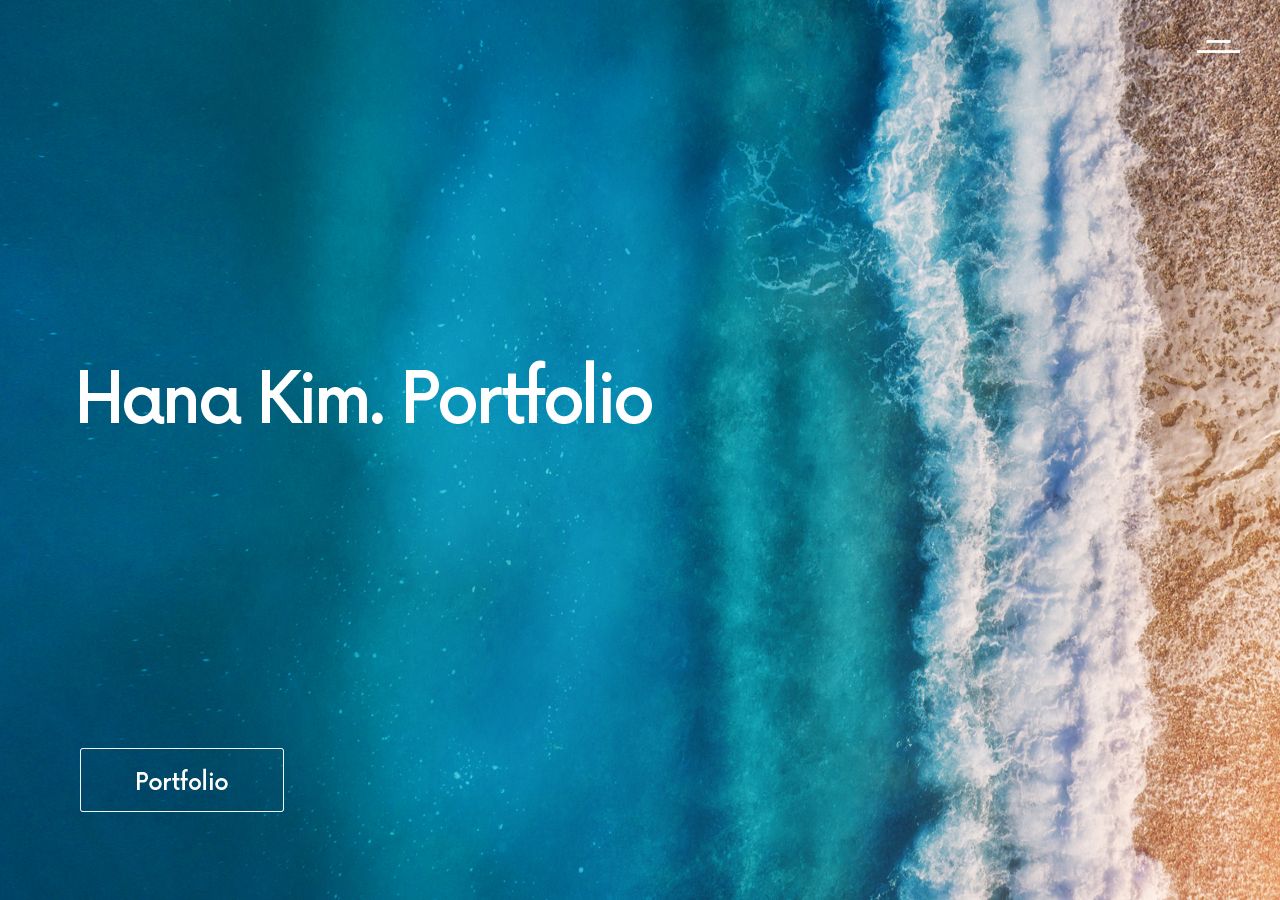
<file: index.html>
<!DOCTYPE html>
<html lang="en">
<head>
    <meta charset="UTF-8">
    <meta http-equiv="X-UA-Compatible" content="IE=edge">
    <meta name="viewport" content="width=device-width, initial-scale=1.0">
    <title>Document</title>
    <link href="css/index.css" rel="stylesheet">
    <script src="https://ajax.googleapis.com/ajax/libs/jquery/3.5.1/jquery.min.js"></script>
    <script src="js/common.js"></script>
</head>
<body>
    
    <div class="background">
        <img src="img/ocean">
        <!-- <video src="img/Ocean - 40782.mp4" autoplay loop muted> -->

        <!-- <video src="img/Sea - 53155.mp4" autoplay loop muted> -->
    </div>
    <div class="text">
        
        <img src="img/Hana Kim. Portfolio.png">
           
        <span>모두에게 다가갈 수 있는 디자이너 김하나입니다.</span>
       
    </div>

    <div class="portfoliobutton">
        <a href="portfolio.html"><img src="img/Portfolio_.png"></a>
    </div>
    

    <div class=menu>
        <a href="#"><img src="img/Layer 14.png"></a>
    </div>
    
    <div class="menu2">
        <a href="index.html">HOME</a>
        <a href="about.html">ABOUT</a>
        <a href="portfolio.html">PORTFOLIO</a>
    </div>



</body>
</html>
</file>
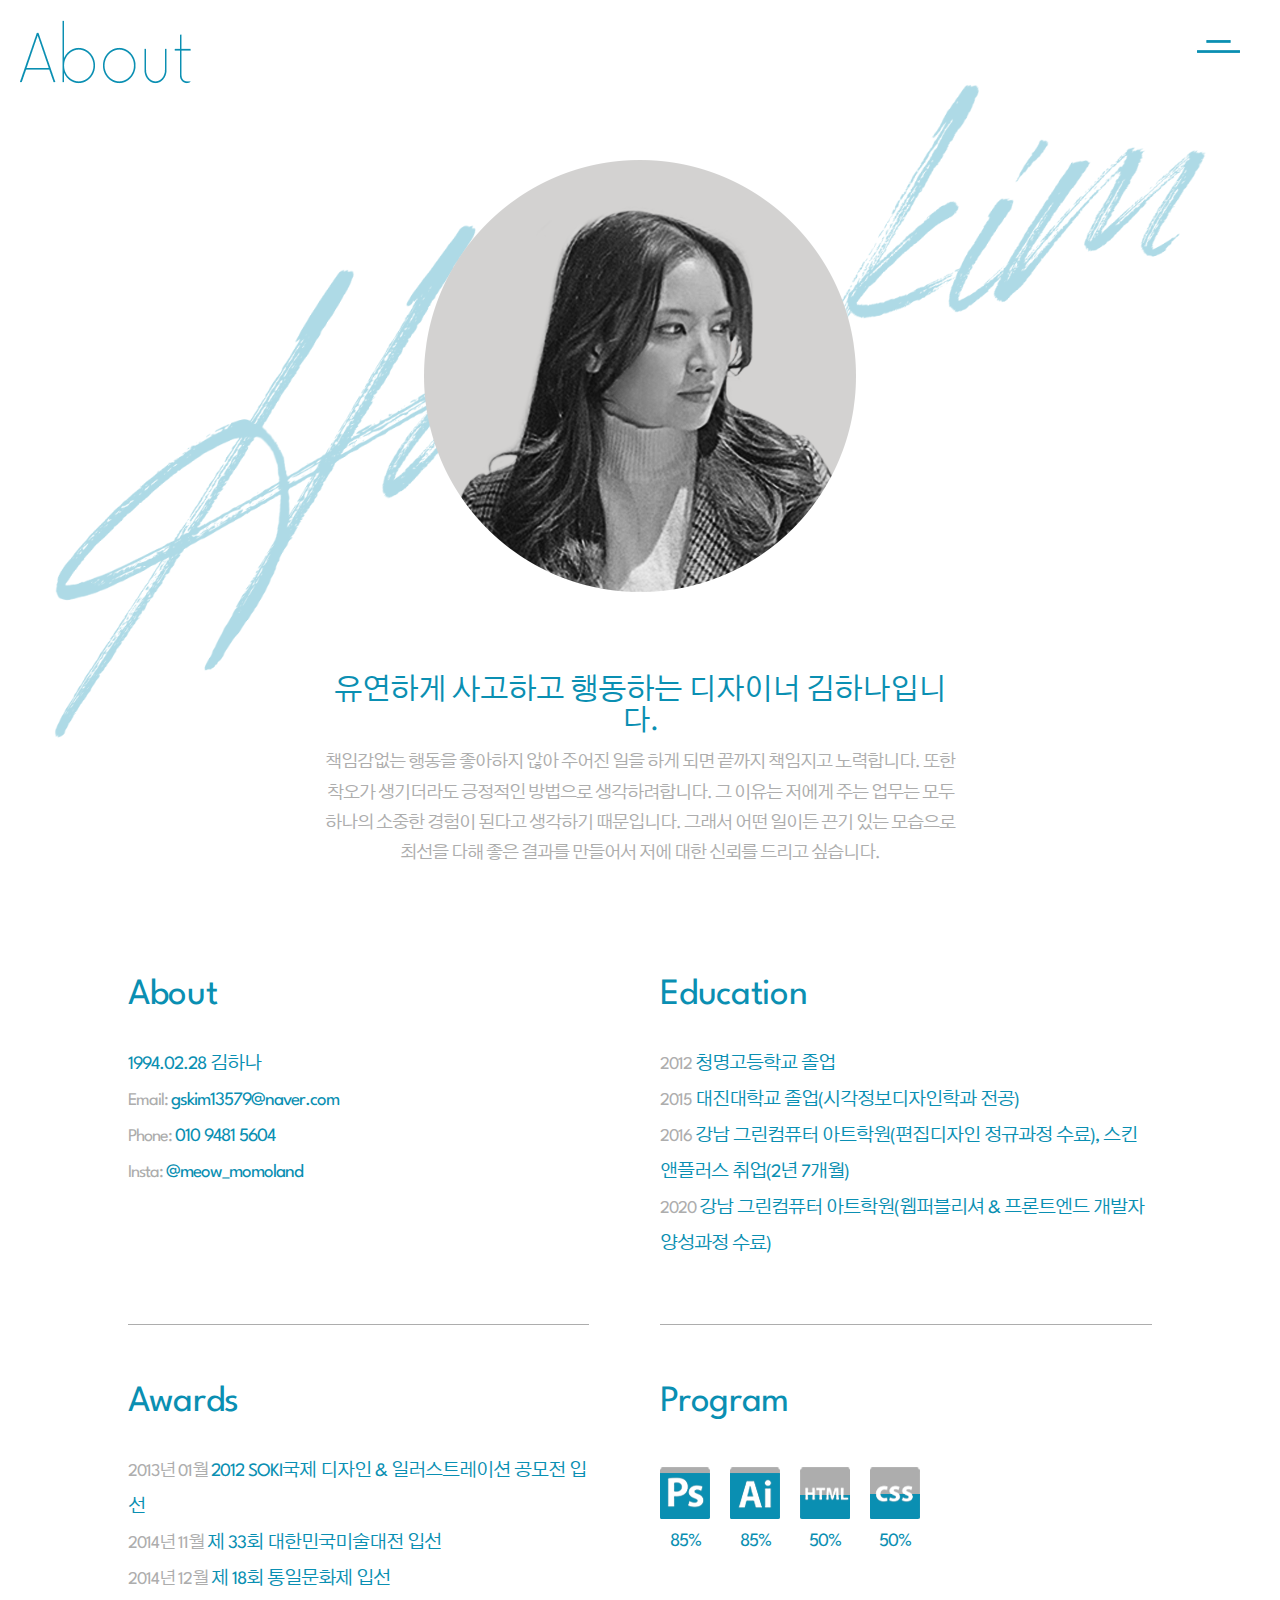
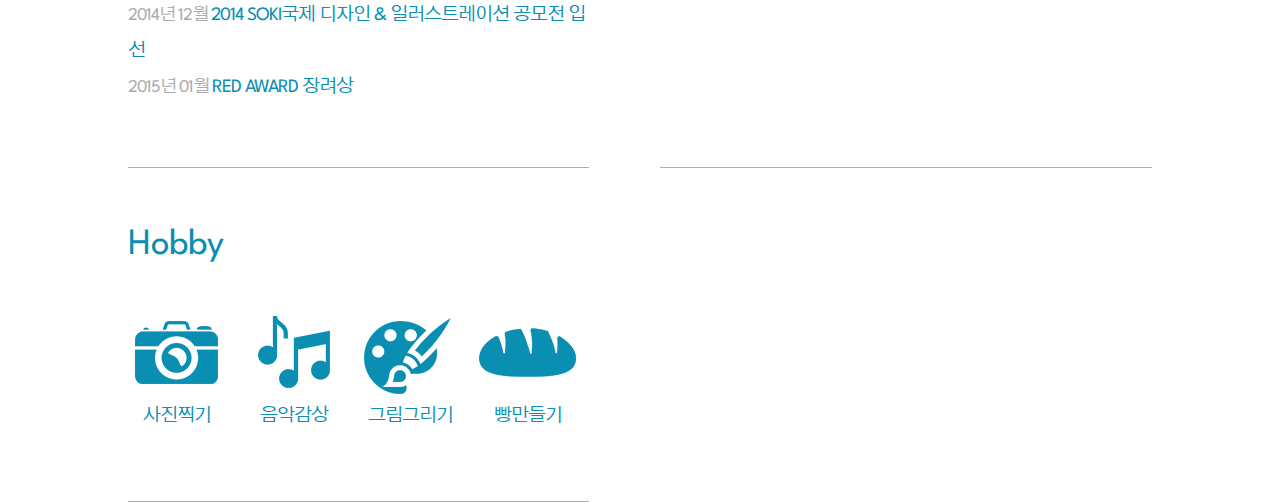
<file: about.html>
<!DOCTYPE html>
<html lang="en">
<head>
    <meta charset="UTF-8">
    <meta http-equiv="X-UA-Compatible" content="IE=edge">
    <meta name="viewport" content="width=device-width, initial-scale=1.0">
    <title>Document</title>
    <link href="css/about.css" rel="stylesheet">
    <link href="css/common.css" rel="stylesheet">
    <script src="https://ajax.googleapis.com/ajax/libs/jquery/3.5.1/jquery.min.js"></script>
    <script src="js/menu.js"></script>
</head>
<body>

    <div class=menu>
        <a href="#"><img src="img/Layer 10.png"></a>
    </div>
    
    <div class="menu2">
        <a href="index.html">HOME</a>
        <a href="about.html">ABOUT</a>
        <a href="portfolio.html">PORTFOLIO</a>
    </div>



    <div class="about">
        <img src="img/About  copy.png">
    </div>

    <div class="sign">
        <img src="img/Hana kim  copy.png">
    </div>

    <div class="aspiration">
         <img src="img/Layer 8.png">
         <span>유연하게 사고하고 행동하는 디자이너 김하나입니다.</span>
         <p>책임감없는 행동을 좋아하지 않아 주어진 일을 하게 되면 끝까지 책임지고 노력합니다. 또한 착오가 생기더라도
            긍정적인 방법으로 생각하려합니다. 그 이유는 저에게 주는 업무는 모두 하나의 소중한 경험이 된다고 생각하기 때문입니다.
            그래서 어떤 일이든 끈기 있는 모습으로 최선을 다해 좋은 결과를 만들어서 저에 대한 신뢰를 드리고 싶습니다.
    </div>
    <div class="content">
        <div class="aboutme">
            <h8>About</h8>
            <p>
            <span>1994.02.28 김하나<br></span>
            Email: <span>gskim13579@naver.com</span><br>
            Phone: <span>010 9481 5604</span><br>
            Insta: <span>@meow_momoland</span>
            </p>
        </div>
        <div class="aboutme">
            <h8>Education</h8>
            <p>2012 <span>청명고등학교 졸업</span><br>
               2015 <span>대진대학교 졸업(시각정보디자인학과 전공)</span><br>
               2016 <span>강남 그린컴퓨터 아트학원(편집디자인 정규과정 수료), 스킨앤플러스 취업(2년 7개월)</span><br>
               2020 <span>강남 그린컴퓨터 아트학원(웹퍼블리셔 & 프론트엔드 개발자 양성과정 수료)</span><br>
            </p>
        </div>
        <div class="aboutme">
            <h8>Awards</h8>
            <p>2013년 01월 <span>2012 SOKI국제 디자인 & 일러스트레이션 공모전 입선</span><br>
               2014년 11월 <span>제 33회 대한민국미술대전 입선</span><br>
               2014년 12월 <span>제 18회 통일문화제 입선</span><br>
               2014년 12월 <span>2014 SOKI국제 디자인 & 일러스트레이션 공모전 입선</span><br>
               2015년 01월 <span>RED AWARD 장려상</span><br>
            </p>           
        </div>
        <div class="aboutme">
            <h8>Program</h8>
            <figure>
                <p>
                    <img src="img/free-icon-adobe-photoshop-logo-1781 copy 2.png"><br>
                    <span>85%</span>
                </p>  
                <p>  
                    <img src="img/free-icon-adobe-illustrator-1759 copy 2.png"><br>
                    <span>85%</span>
                </p>    
                <p>
                    <img src="img/free-icon-html-1840 copy 2.png"><br>
                    <span>50%</span>
                </p> 
                <p>   
                    <img src="img/free-icon-cascading-style-sheets-2148 copy 2.png"><br>
                    <span>50%</span>
                </p>    
            </figure>    
        </div>  
        <div class="aboutme">
            <h8>Hobby</h8>
            <figure>
                <p>
                    <img src="img/camera.png"><br>
                    <span>사진찍기</span>
                </p>
                <p>    
                    <img src="img/music.png"><br>
                    <span>음악감상</span>
                </p>
                <p>    
                    <img src="img/draw.png"><br>
                    <span>그림그리기</span>
                </p>
                <p>    
                    <img src="img/bread.png"><br>
                    <span>빵만들기</span>
                </p>    
            </figure> 
               
        </div>    

    </div>

   
     
            
    
</body>
</html>
</file>
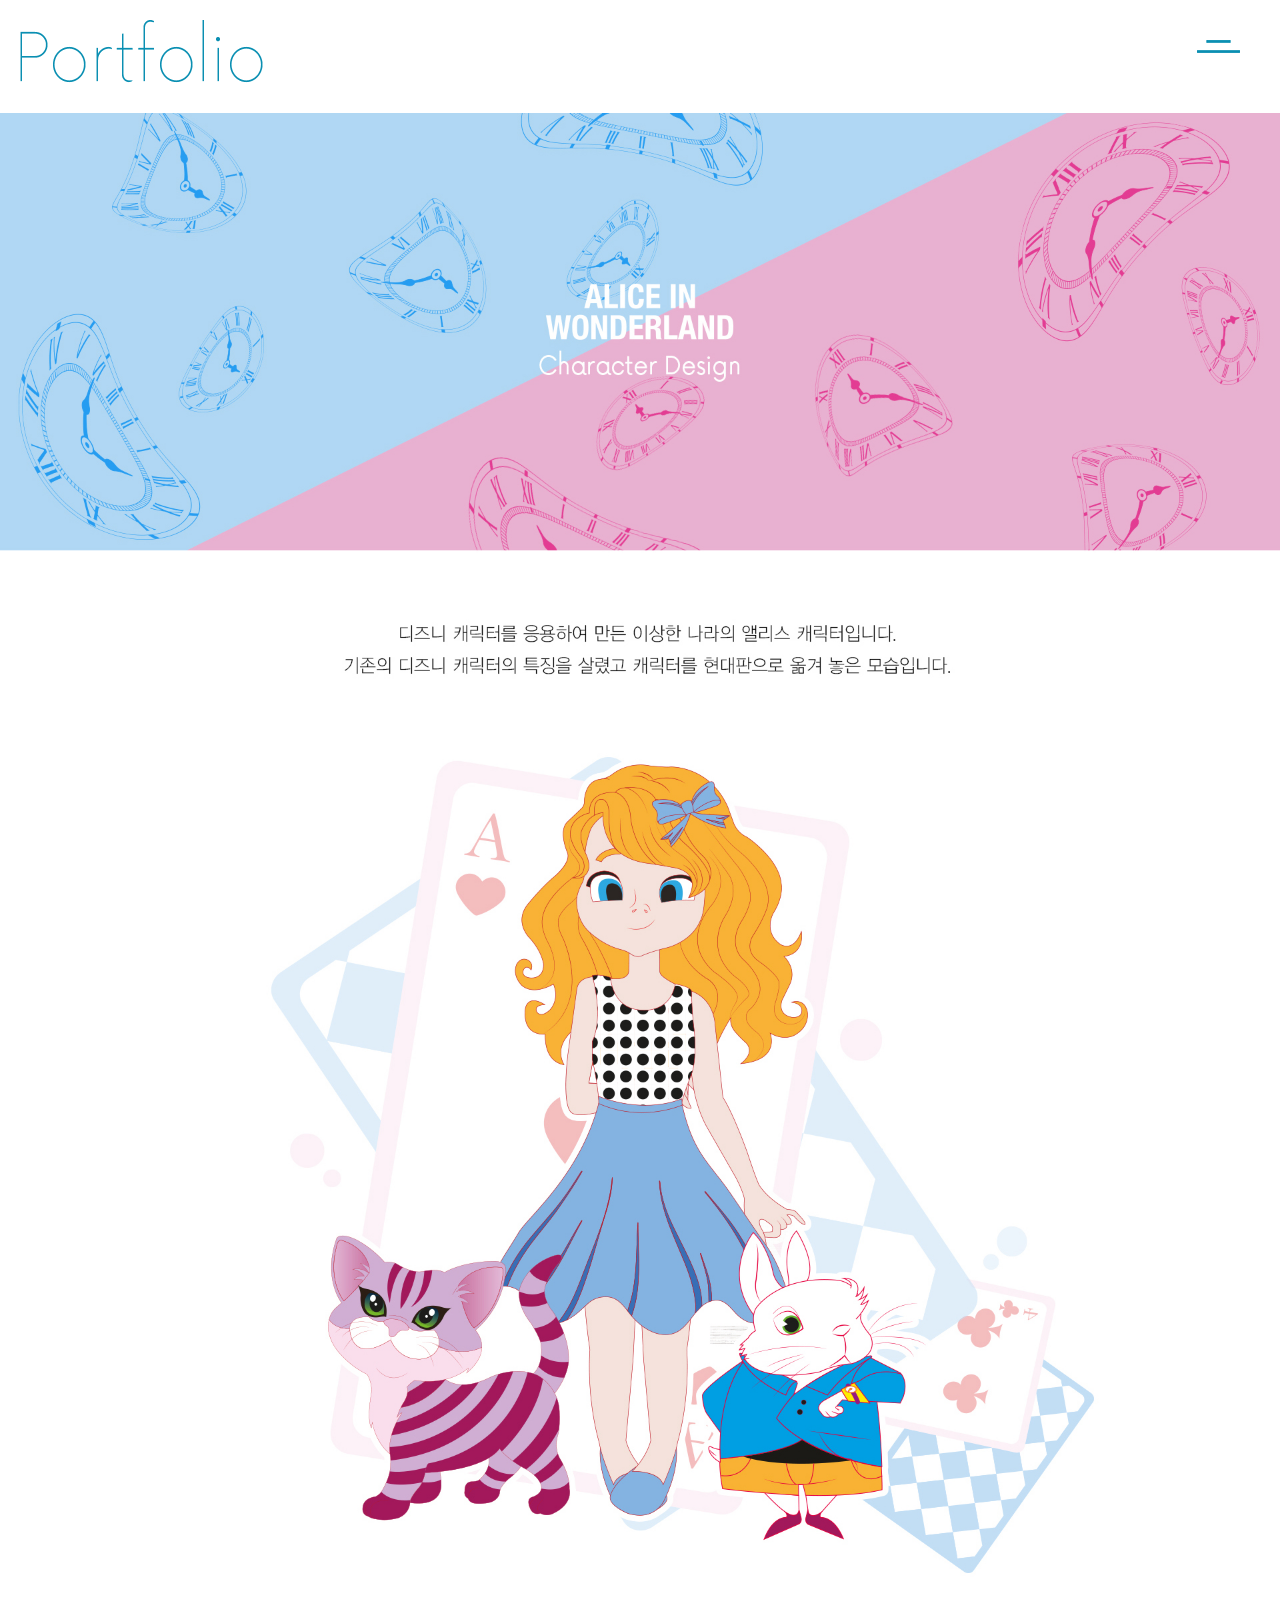
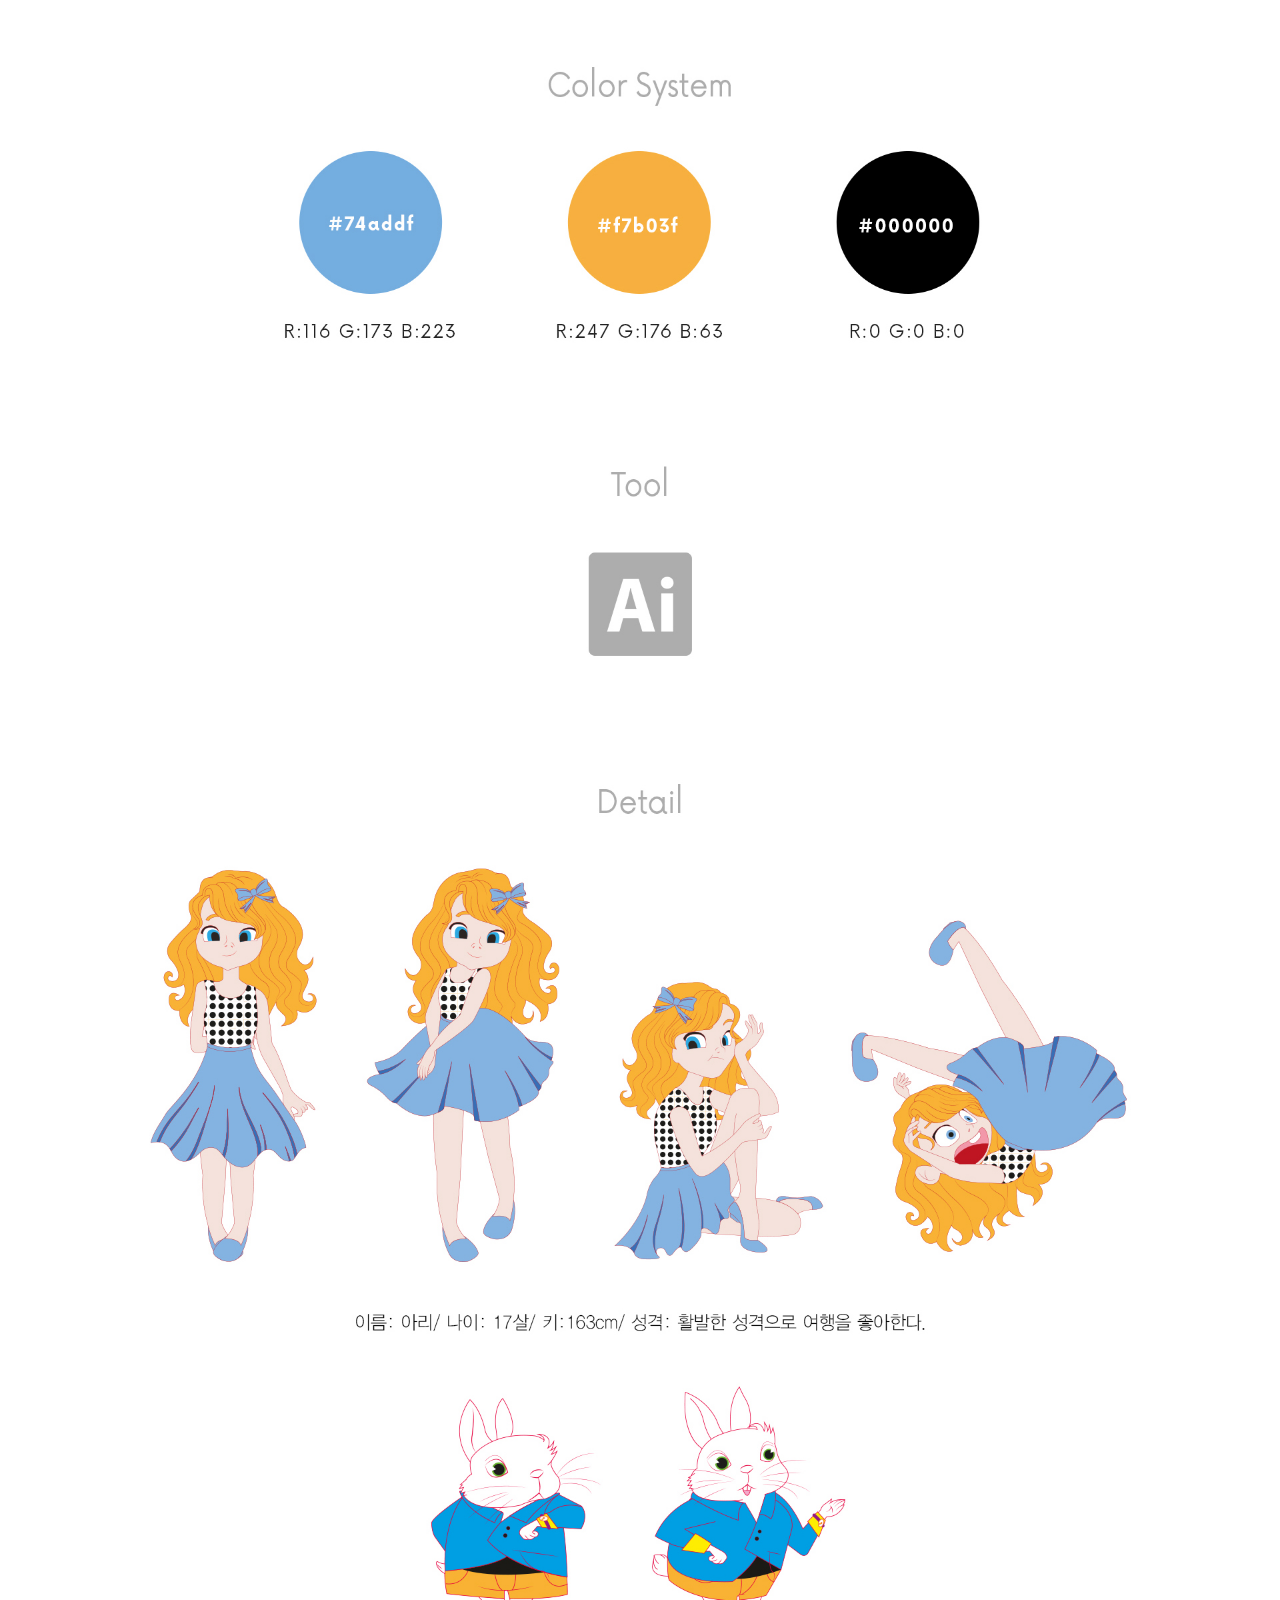
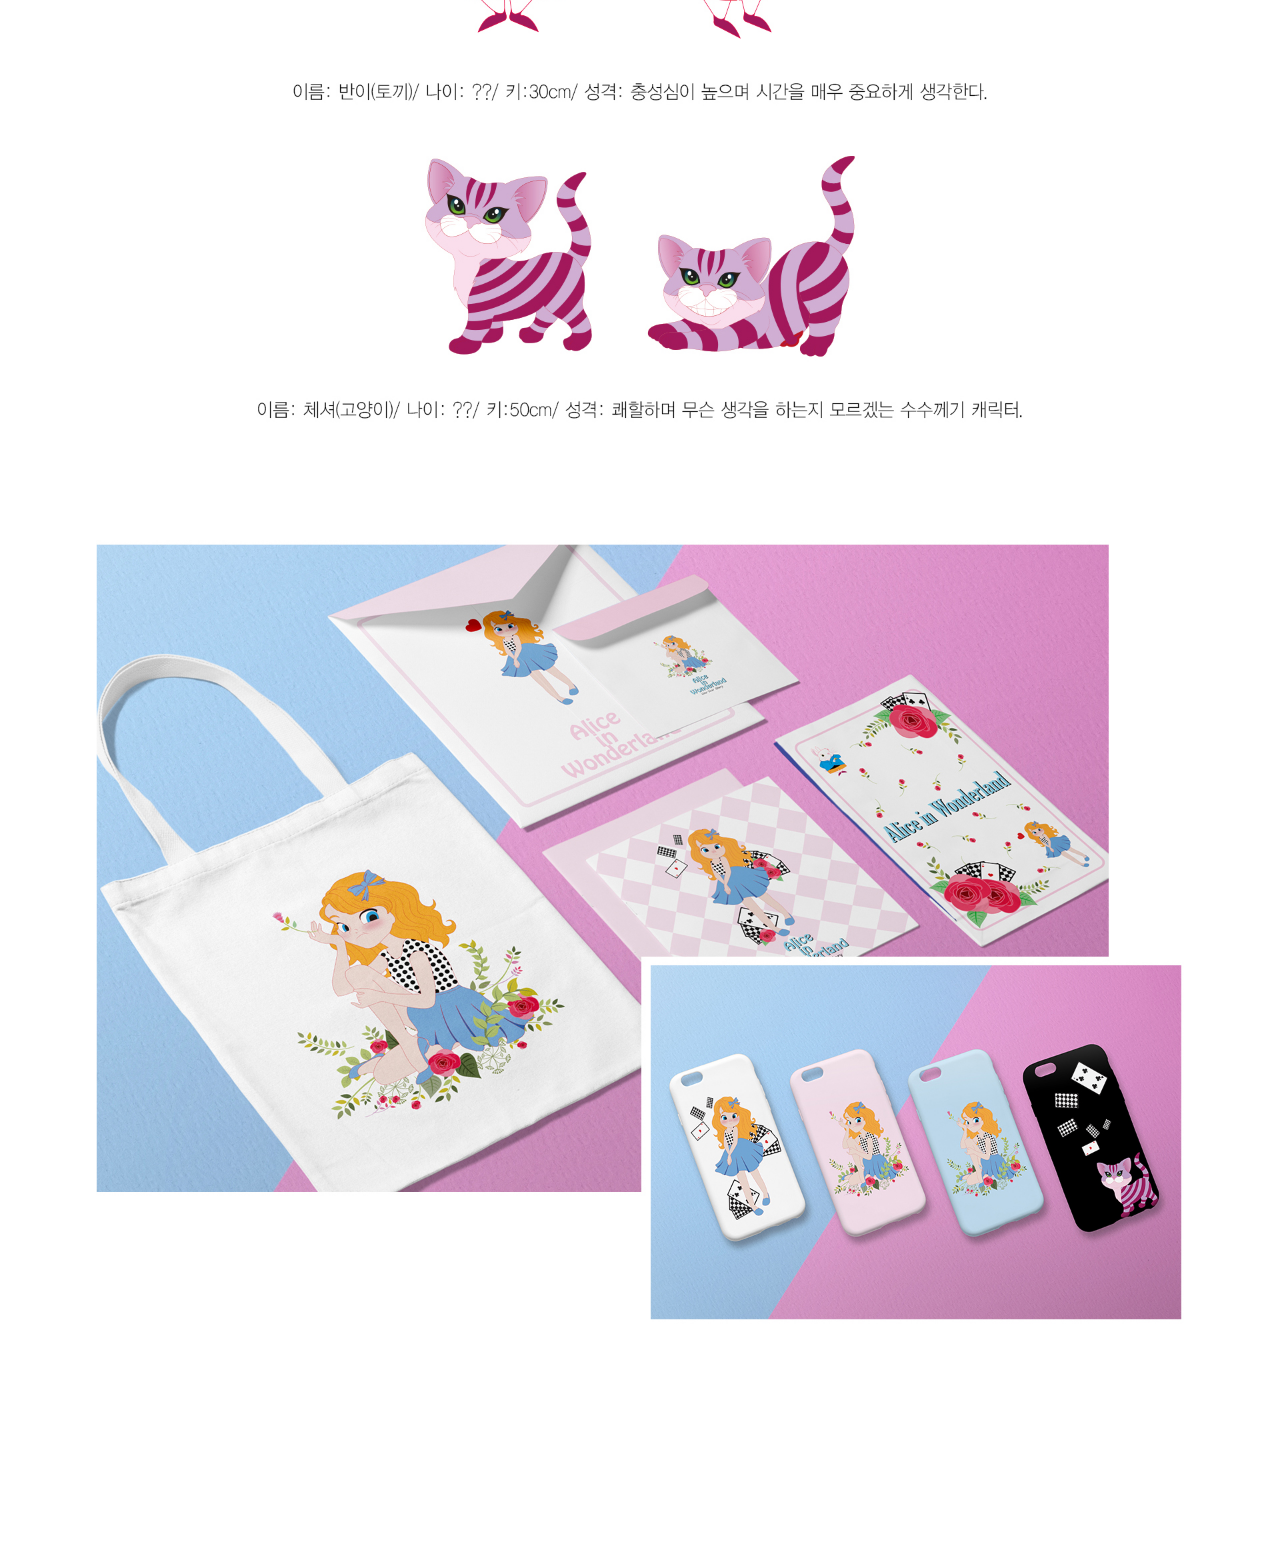
<file: alice.html>
<!DOCTYPE html>
<html lang="en">
<head>
    <meta charset="UTF-8">
    <meta http-equiv="X-UA-Compatible" content="IE=edge">
    <meta name="viewport" content="width=device-width, initial-scale=1.0">
    <title>Document</title>
    <link href="css/common.css" rel="stylesheet">
    <link href="css/alice.css" rel="stylesheet">
    <script src="https://ajax.googleapis.com/ajax/libs/jquery/3.5.1/jquery.min.js"></script>
    <script src="js/menu.js"></script>
</head>
<body>

    <div class=menu>
        <a href="#"><img src="img/Layer 10.png"></a>
    </div>
    
    <div class="menu2">
        <a href="index.html">HOME</a>
        <a href="about.html">ABOUT</a>
        <a href="portfolio.html">PORTFOLIO</a>
    </div>


    <div class="portfolio">
        <a href="portfolio.html"><img src="img/Portfolio2.png"></a>
    </div>    


    
    <div class="alicepage">
        <img src="img/PORTFOLIO_alice.jpg">
    </div>    
</body>
</html>
</file>
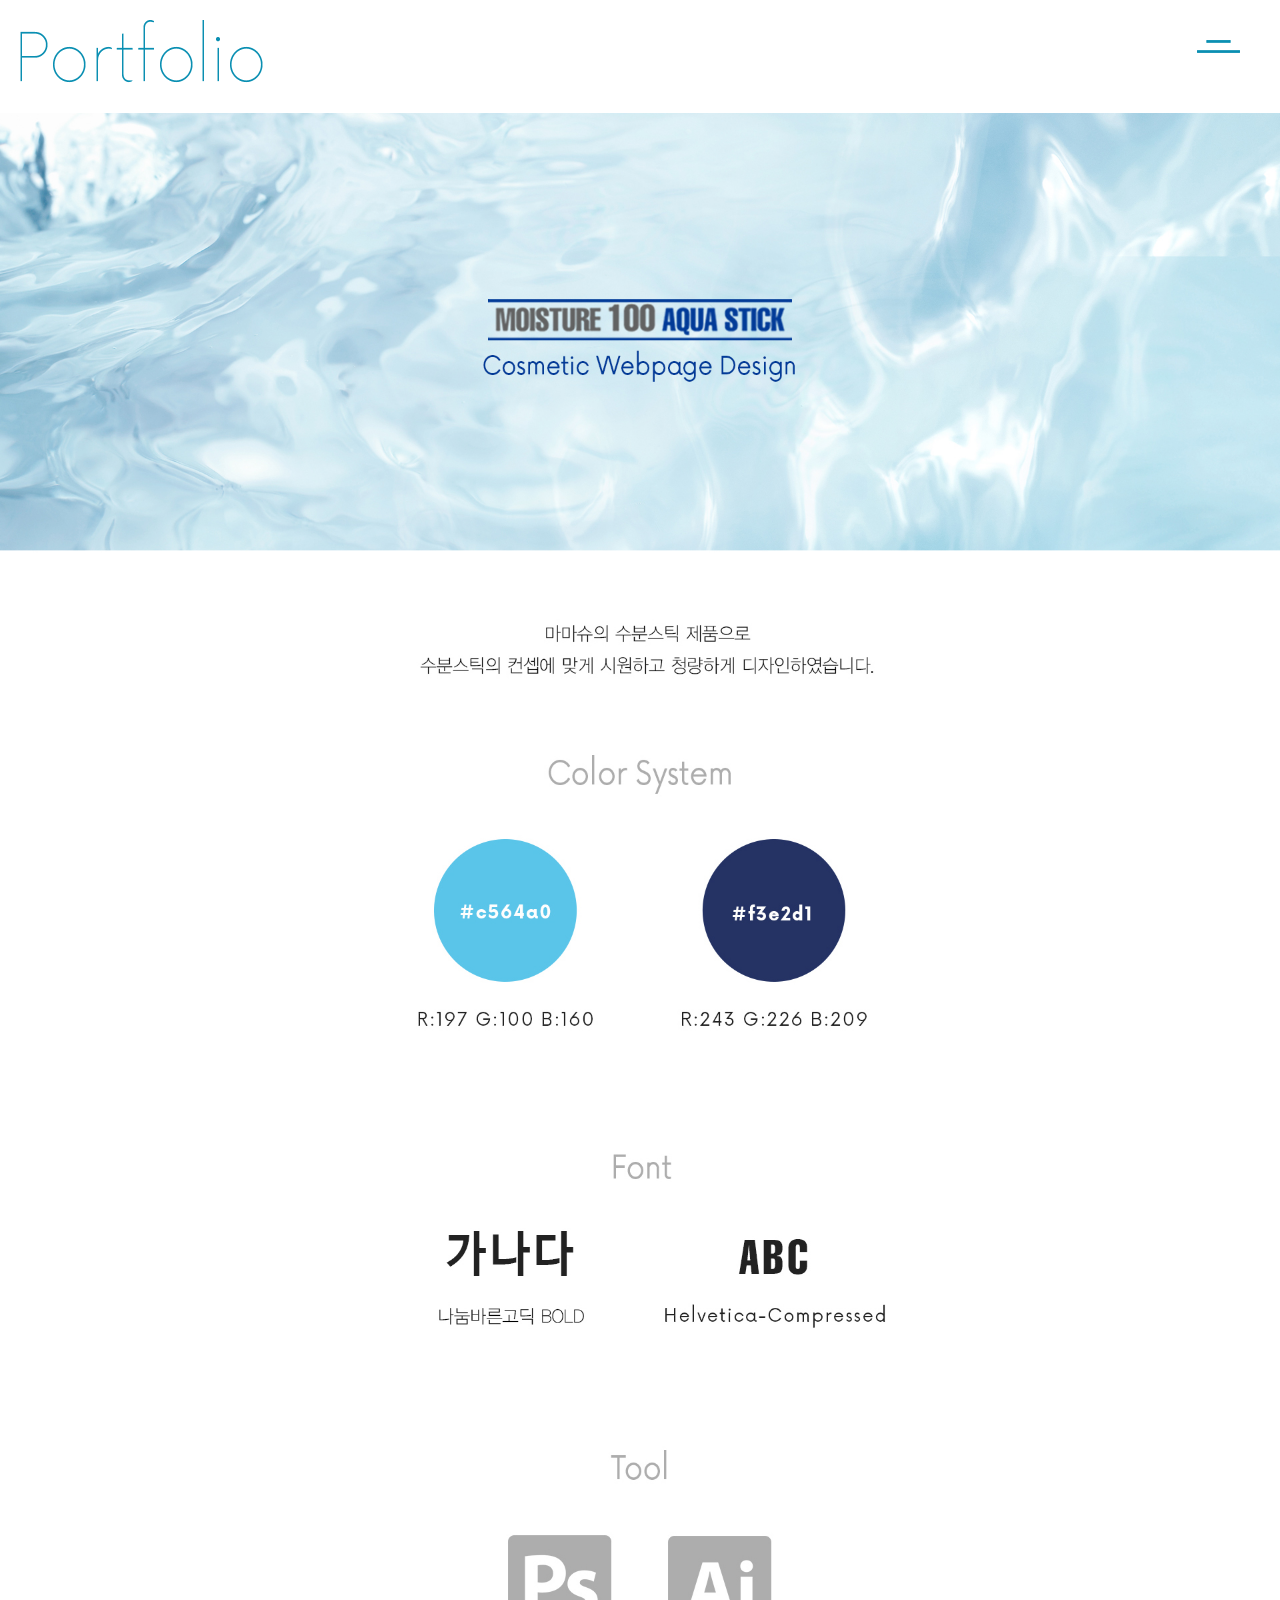
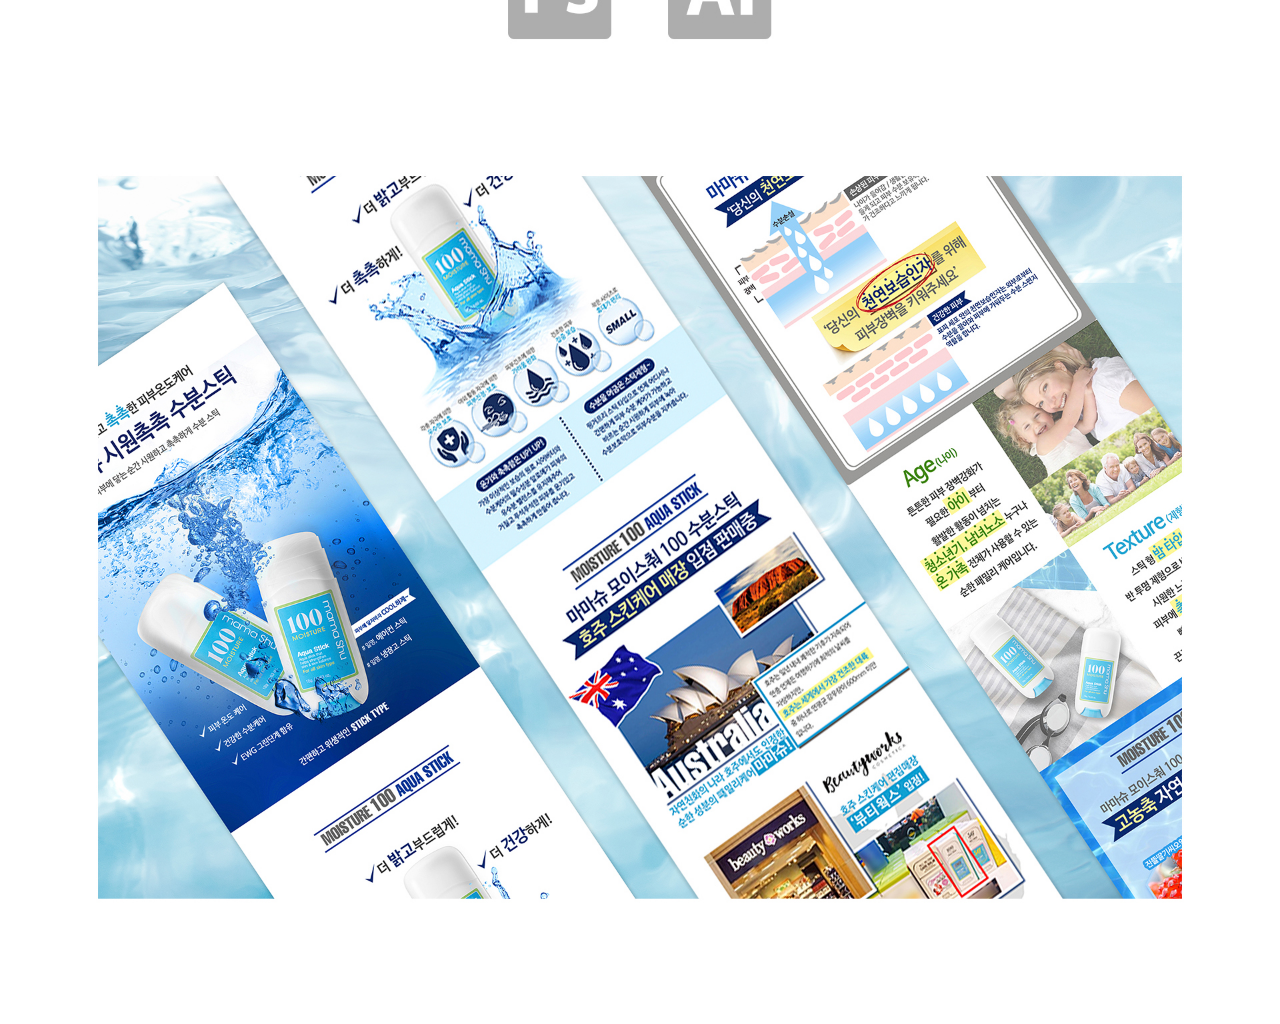
<file: aqua stick.html>
<!DOCTYPE html>
<html lang="en">
<head>
    <meta charset="UTF-8">
    <meta http-equiv="X-UA-Compatible" content="IE=edge">
    <meta name="viewport" content="width=device-width, initial-scale=1.0">
    <title>Document</title>
    <link href="css/common.css" rel="stylesheet">
    <link href="css/aqua stick.css" rel="stylesheet">
    <script src="https://ajax.googleapis.com/ajax/libs/jquery/3.5.1/jquery.min.js"></script>
    <script src="js/menu.js"></script>
</head>
<body>
    <div class=menu>
        <a href="#"><img src="img/Layer 10.png"></a>
    </div>
    
    <div class="menu2">
        <a href="index.html">HOME</a>
        <a href="about.html">ABOUT</a>
        <a href="portfolio.html">PORTFOLIO</a>
    </div>


    <div class="portfolio">
        <a href="portfolio.html"><img src="img/Portfolio2.png"></a>
    </div>    


    
    <div class="aquastickpage">
        <img src="img/PORTFOLIO_aqua stick.jpg">
    </div>    

</body>
</html>
</file>
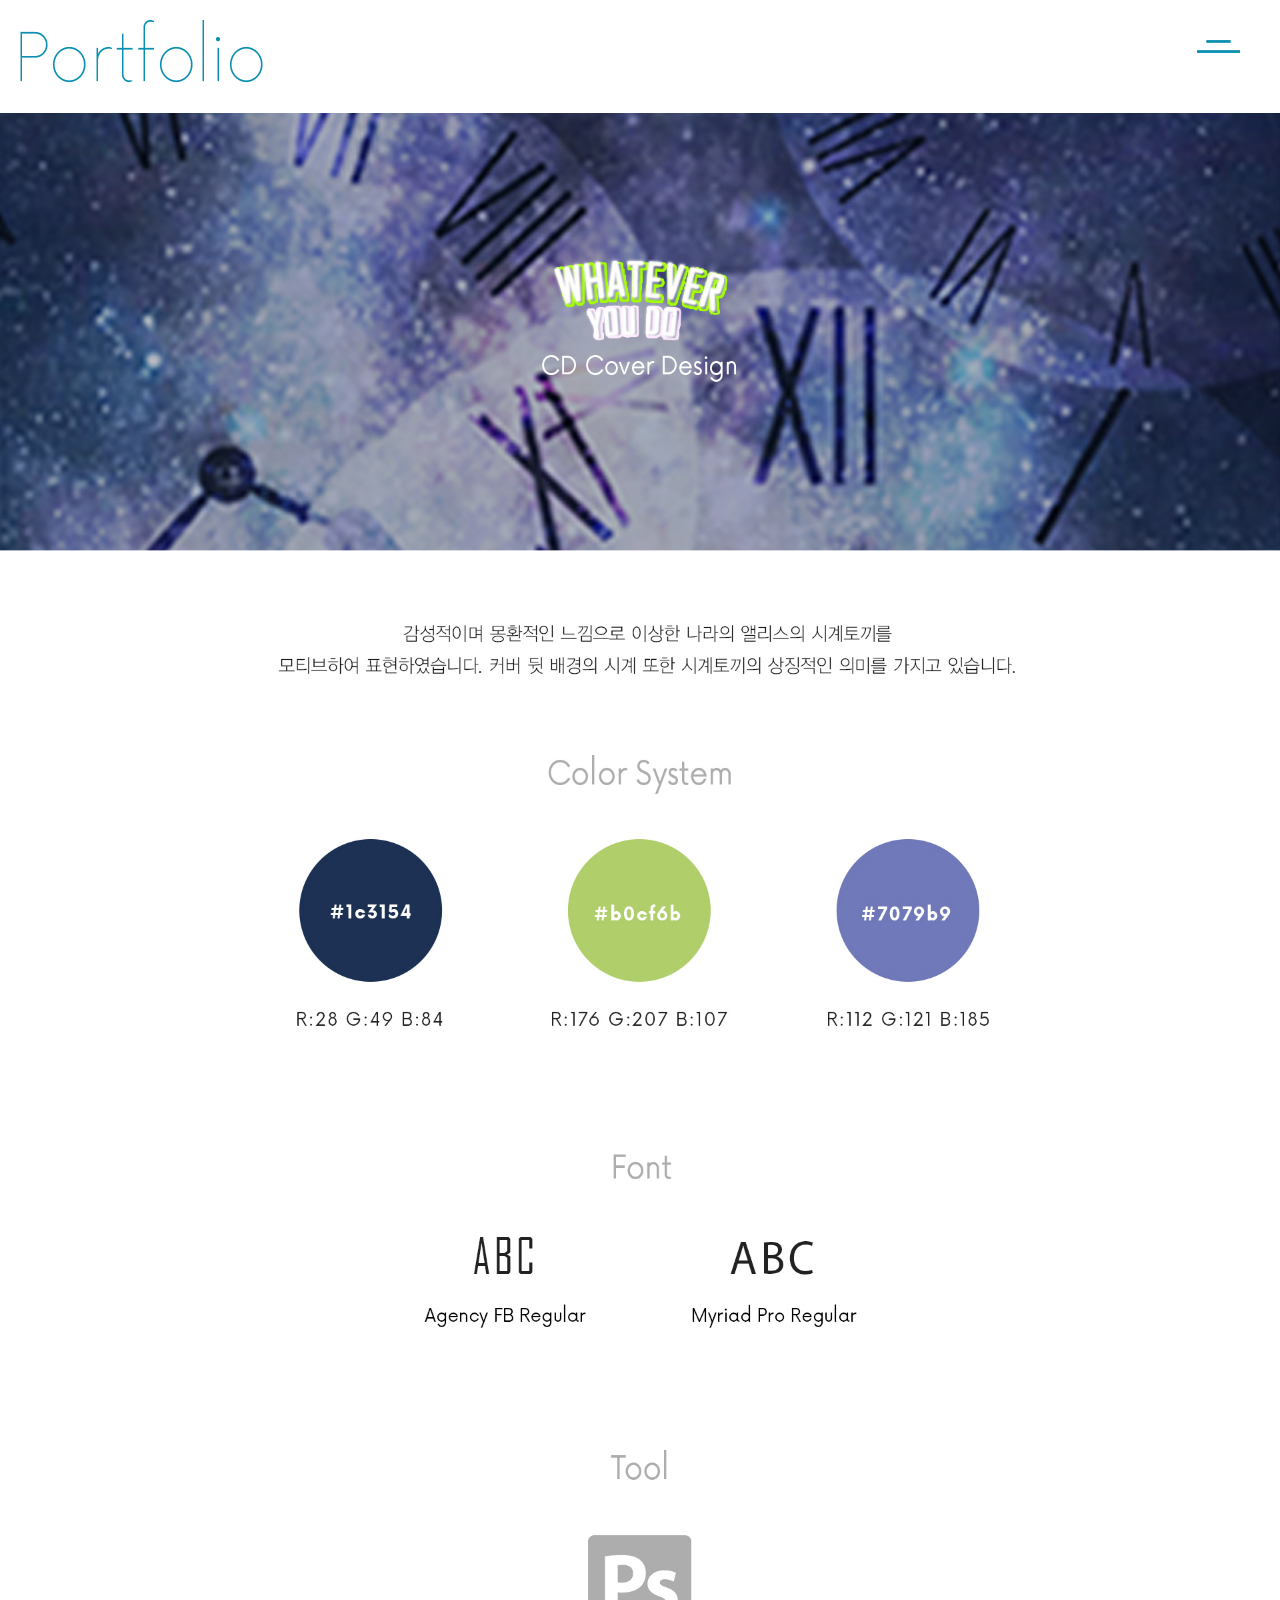
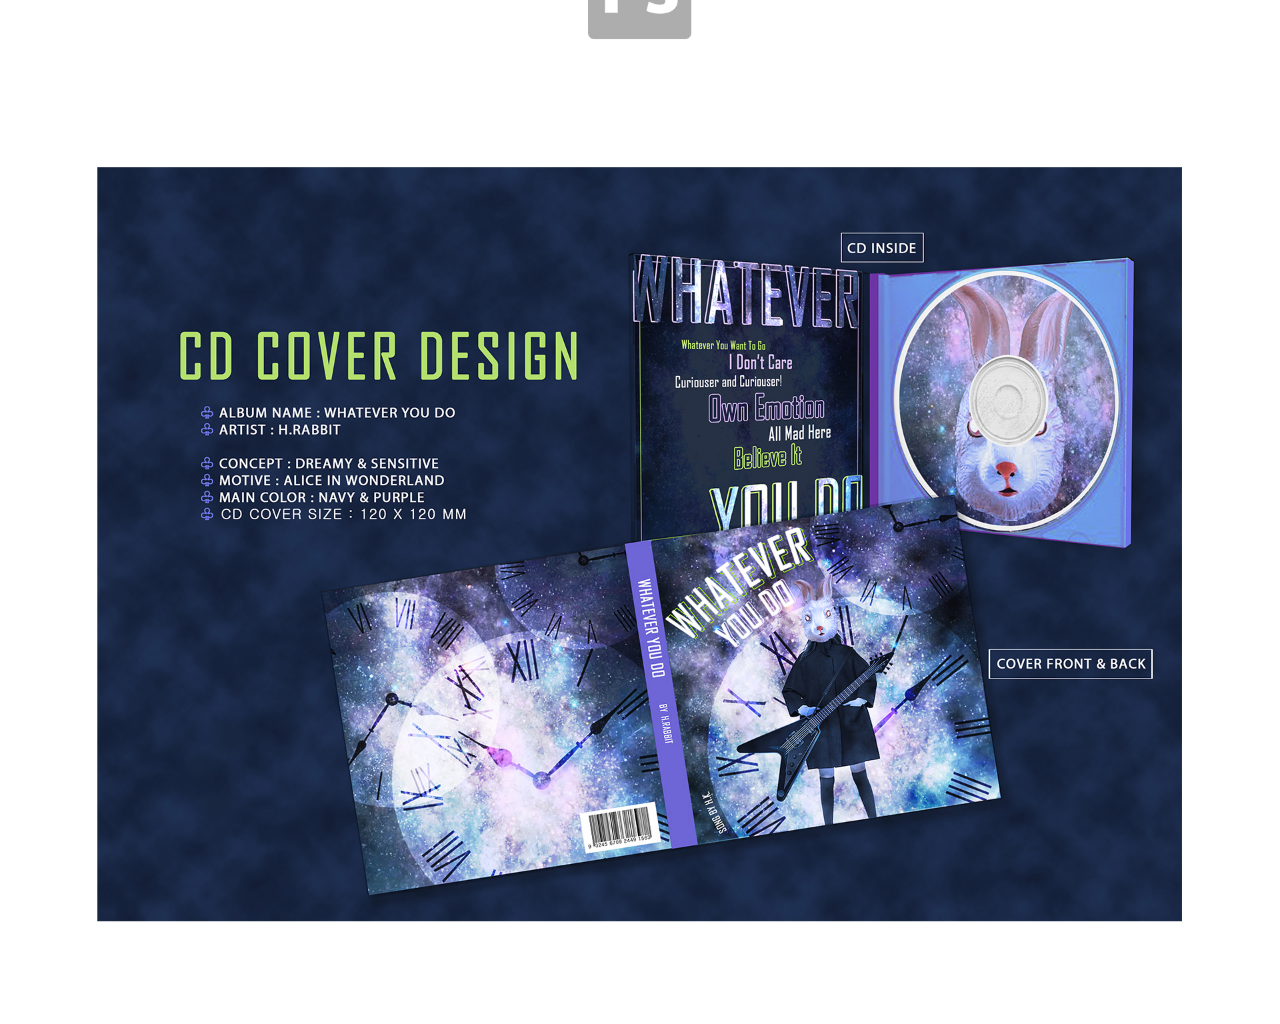
<file: CD.html>
<!DOCTYPE html>
<html lang="en">
<head>
    <meta charset="UTF-8">
    <meta http-equiv="X-UA-Compatible" content="IE=edge">
    <meta name="viewport" content="width=device-width, initial-scale=1.0">
    <title>Document</title>
    <link href="css/common.css" rel="stylesheet">
    <link href="css/CD.css" rel="stylesheet">
    <script src="https://ajax.googleapis.com/ajax/libs/jquery/3.5.1/jquery.min.js"></script>
    <script src="js/menu.js"></script>
</head>
<body>
    <div class=menu>
        <a href="#"><img src="img/Layer 10.png"></a>
    </div>
    
    <div class="menu2">
        <a href="index.html">HOME</a>
        <a href="about.html">ABOUT</a>
        <a href="portfolio.html">PORTFOLIO</a>
    </div>


    <div class="portfolio">
        <a href="portfolio.html"><img src="img/Portfolio2.png"></a>
    </div>    


    
    <div class="CDpage">
        <img src="img/PORTFOLIO_cd.jpg">
</body>
</html>
</file>
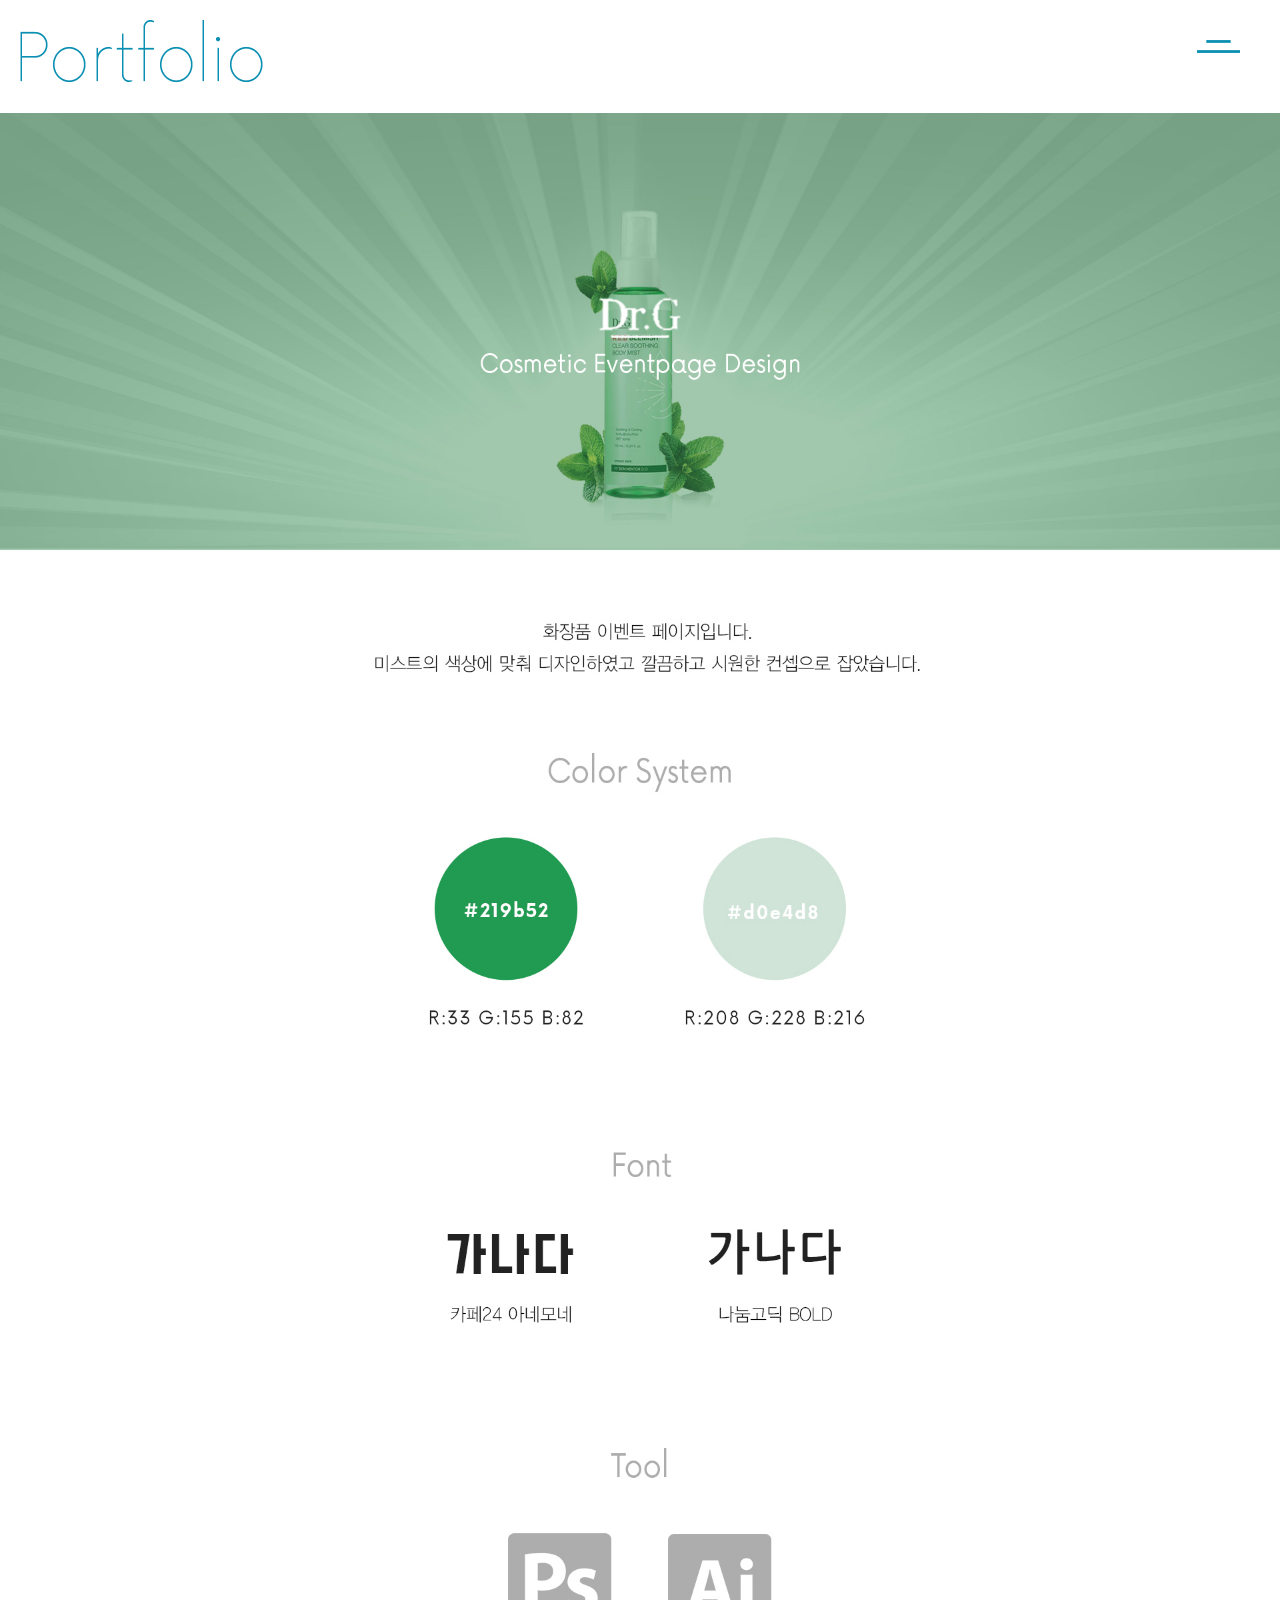
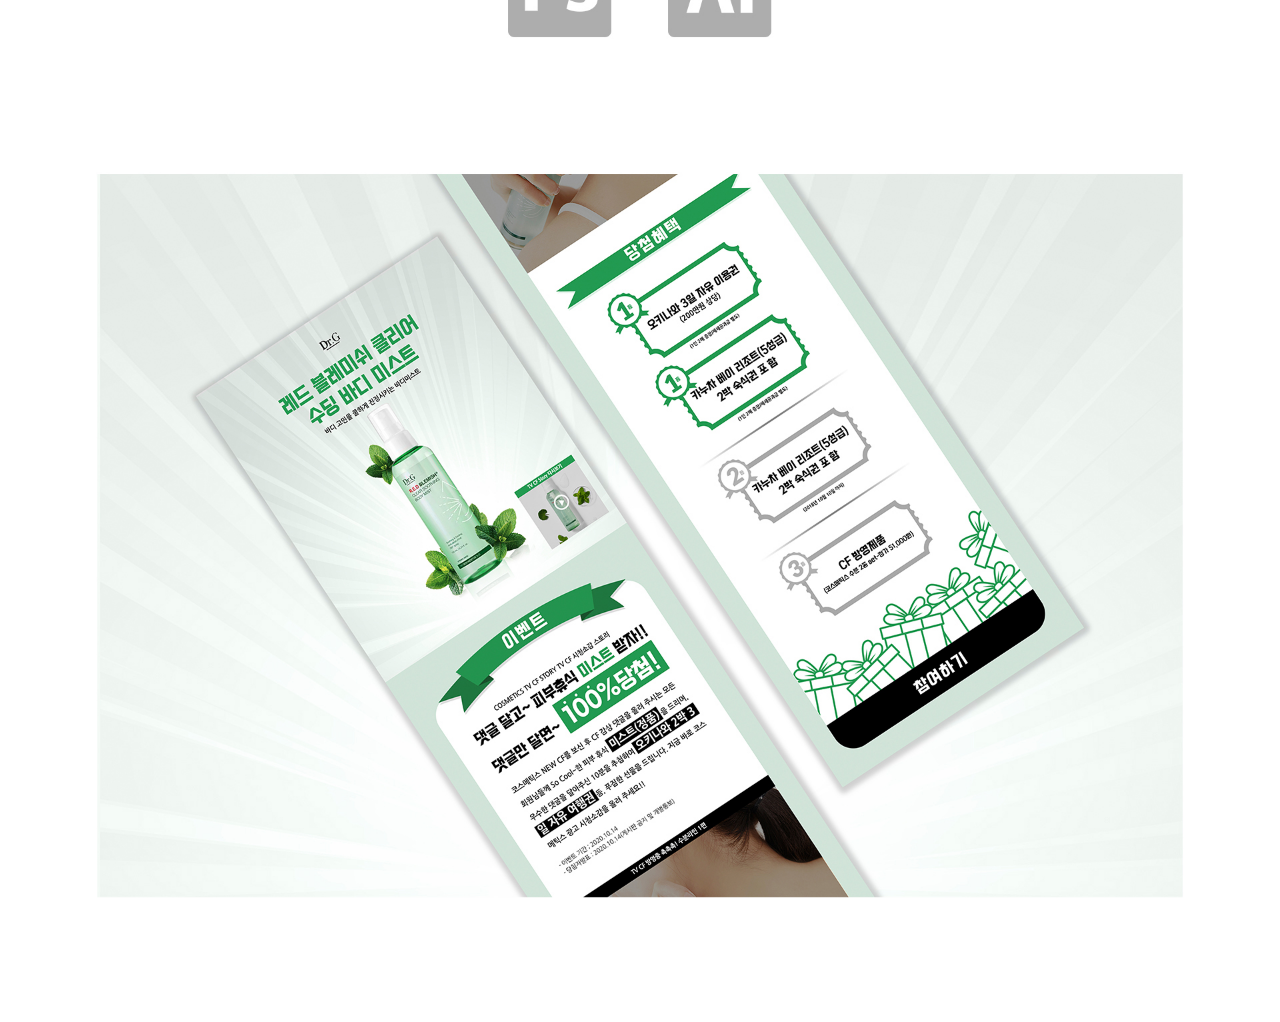
<file: Dr.G.html>
<!DOCTYPE html>
<html lang="en">
<head>
    <meta charset="UTF-8">
    <meta http-equiv="X-UA-Compatible" content="IE=edge">
    <meta name="viewport" content="width=device-width, initial-scale=1.0">
    <title>Document</title>
    <link href="css/common.css" rel="stylesheet">
    <link href="css/Dr.G.css" rel="stylesheet">
    <script src="https://ajax.googleapis.com/ajax/libs/jquery/3.5.1/jquery.min.js"></script>
    <script src="js/menu.js"></script>
</head>
<body>
    <div class=menu>
        <a href="#"><img src="img/Layer 10.png"></a>
    </div>
    
    <div class="menu2">
        <a href="index.html">HOME</a>
        <a href="about.html">ABOUT</a>
        <a href="portfolio.html">PORTFOLIO</a>
    </div>


    <div class="portfolio">
        <a href="portfolio.html"><img src="img/Portfolio2.png"></a>
    </div>    



    <div class="DRGpage">
        <img src="img/PORTFOLIO_Drg.jpg">
    </div>    
    
</body>
</html>
</file>
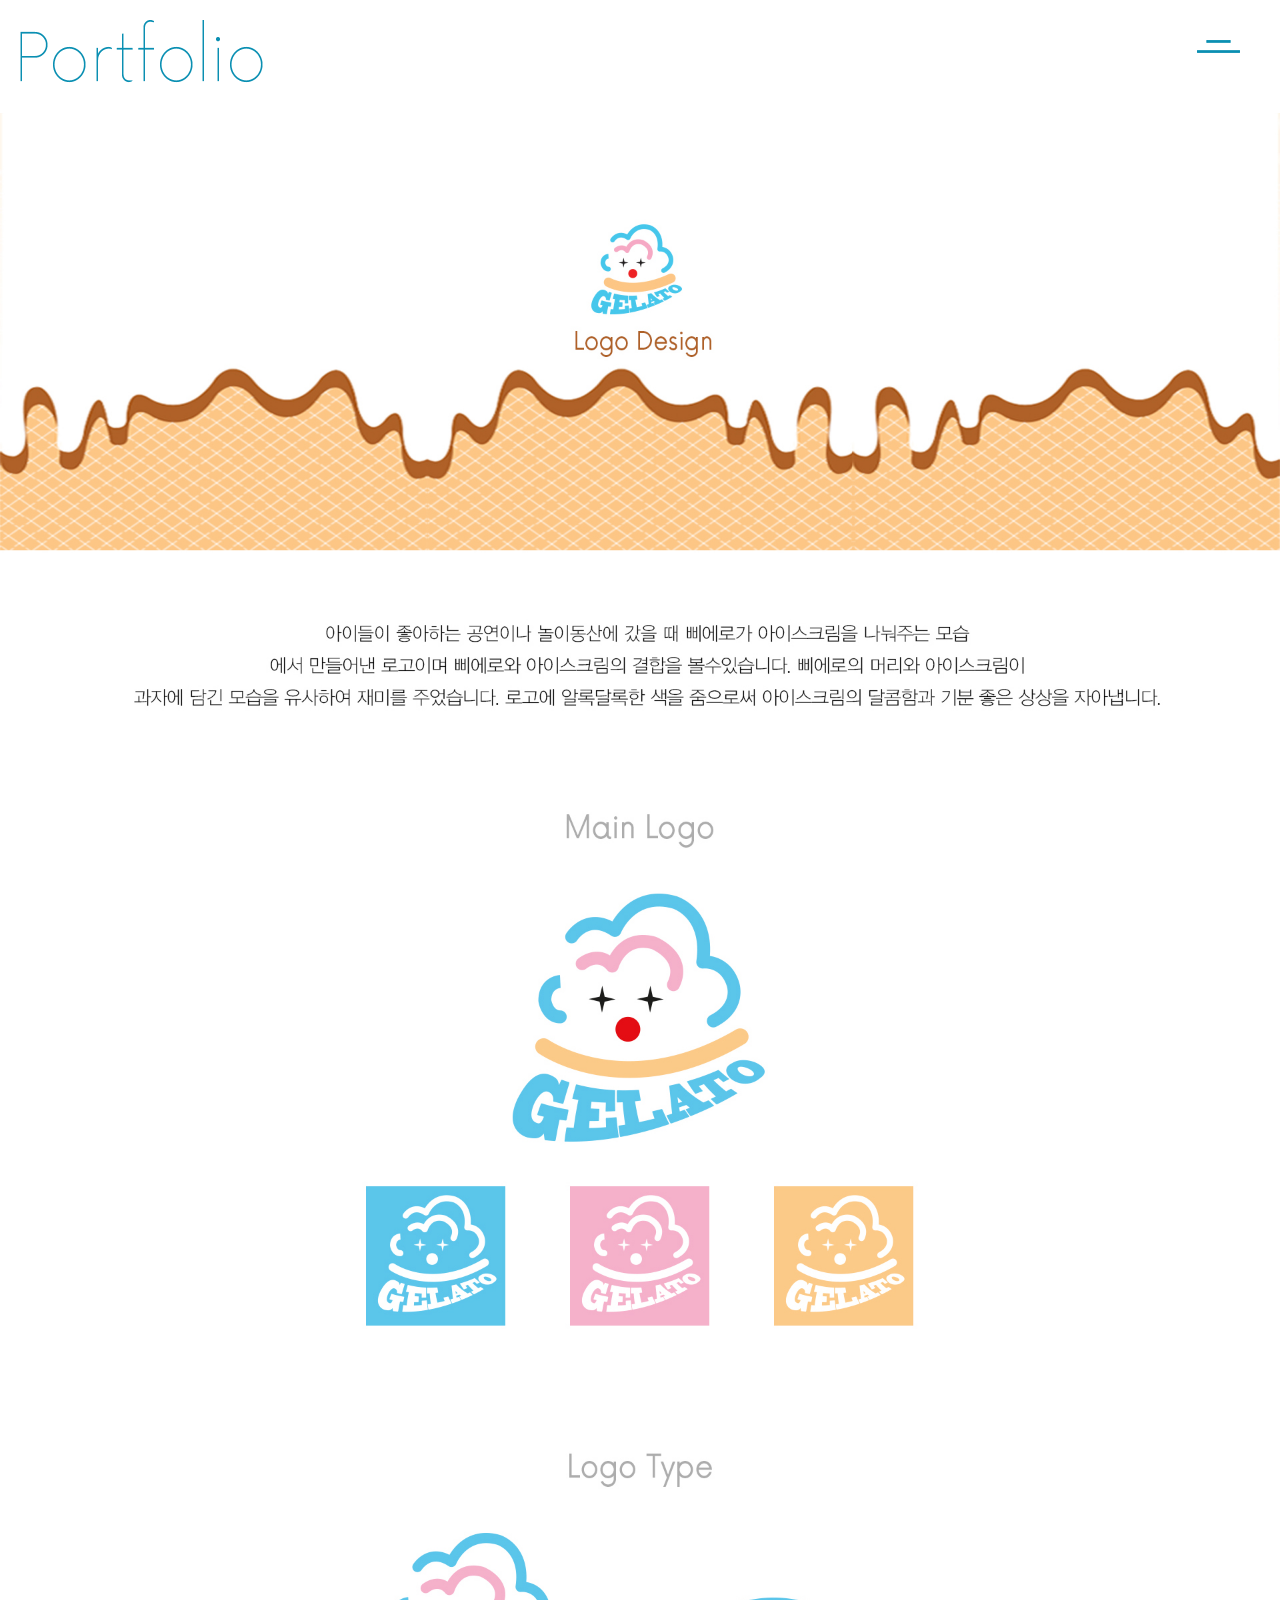
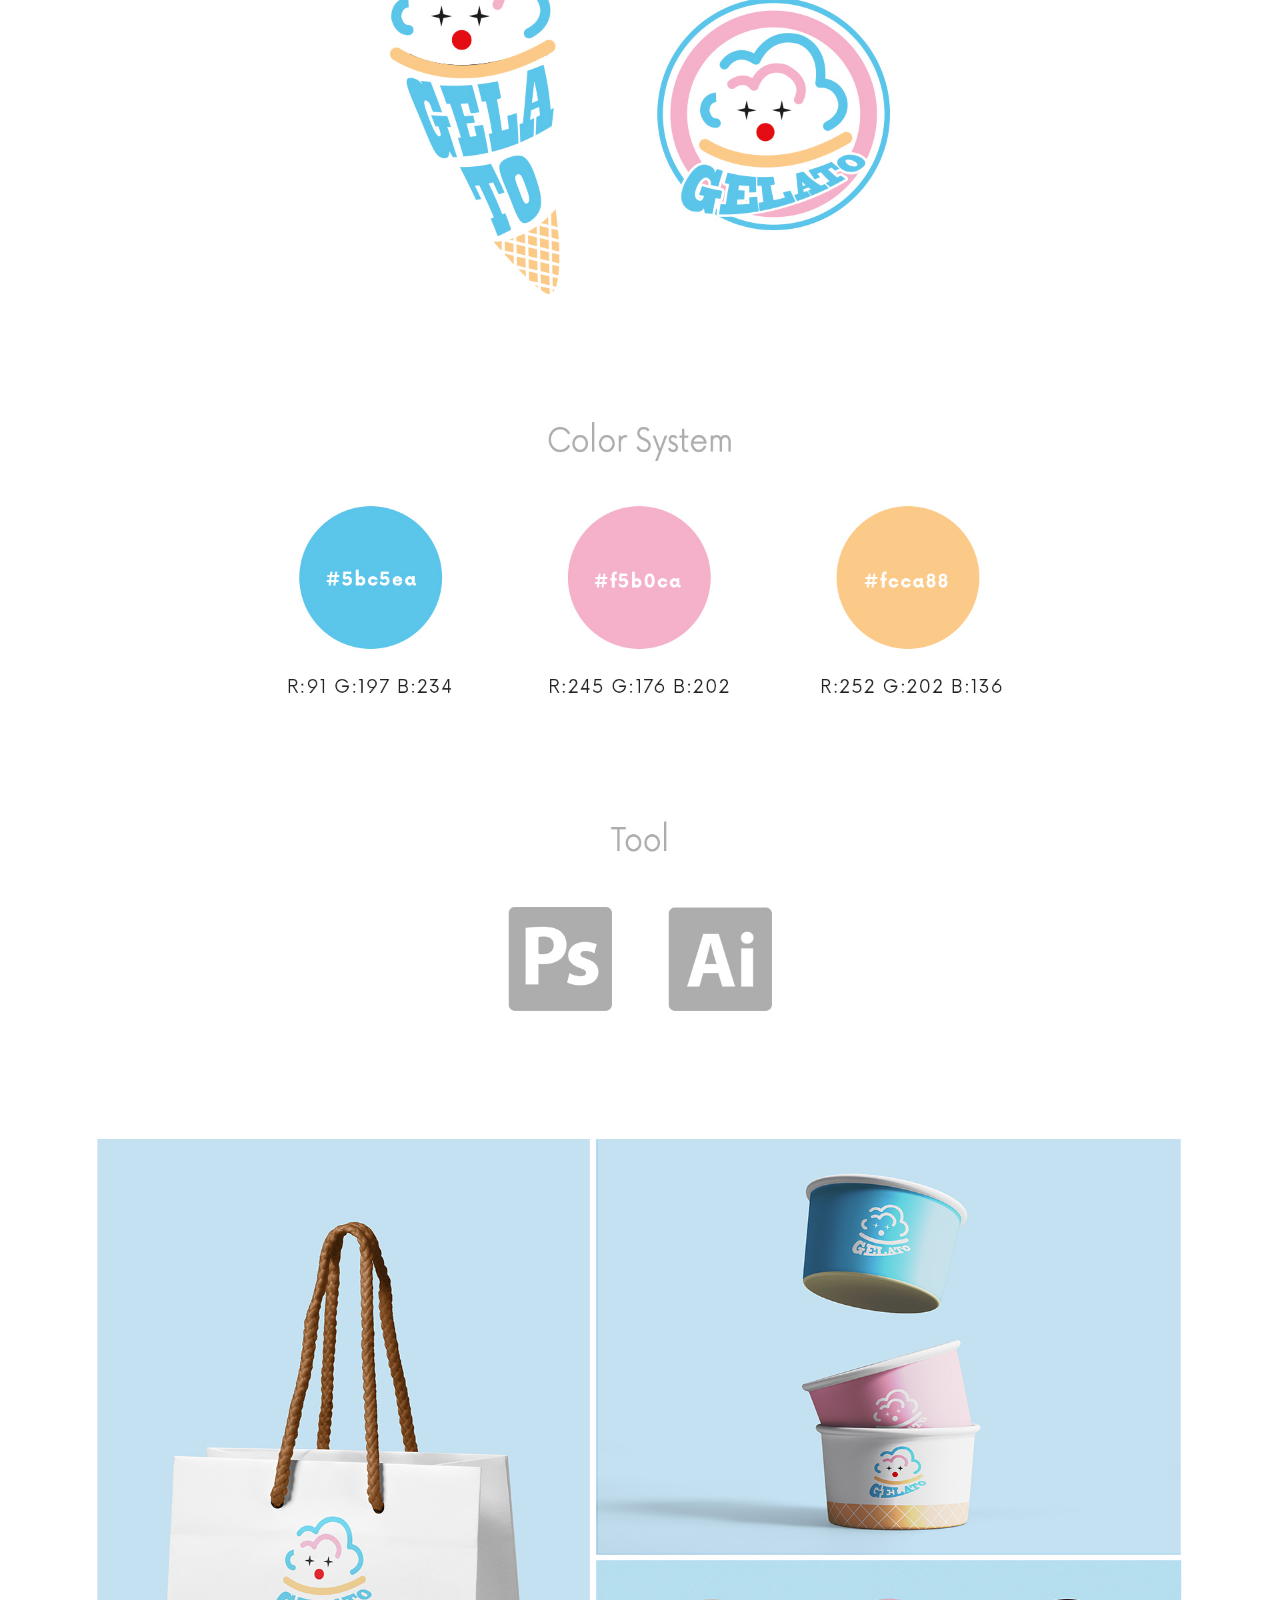
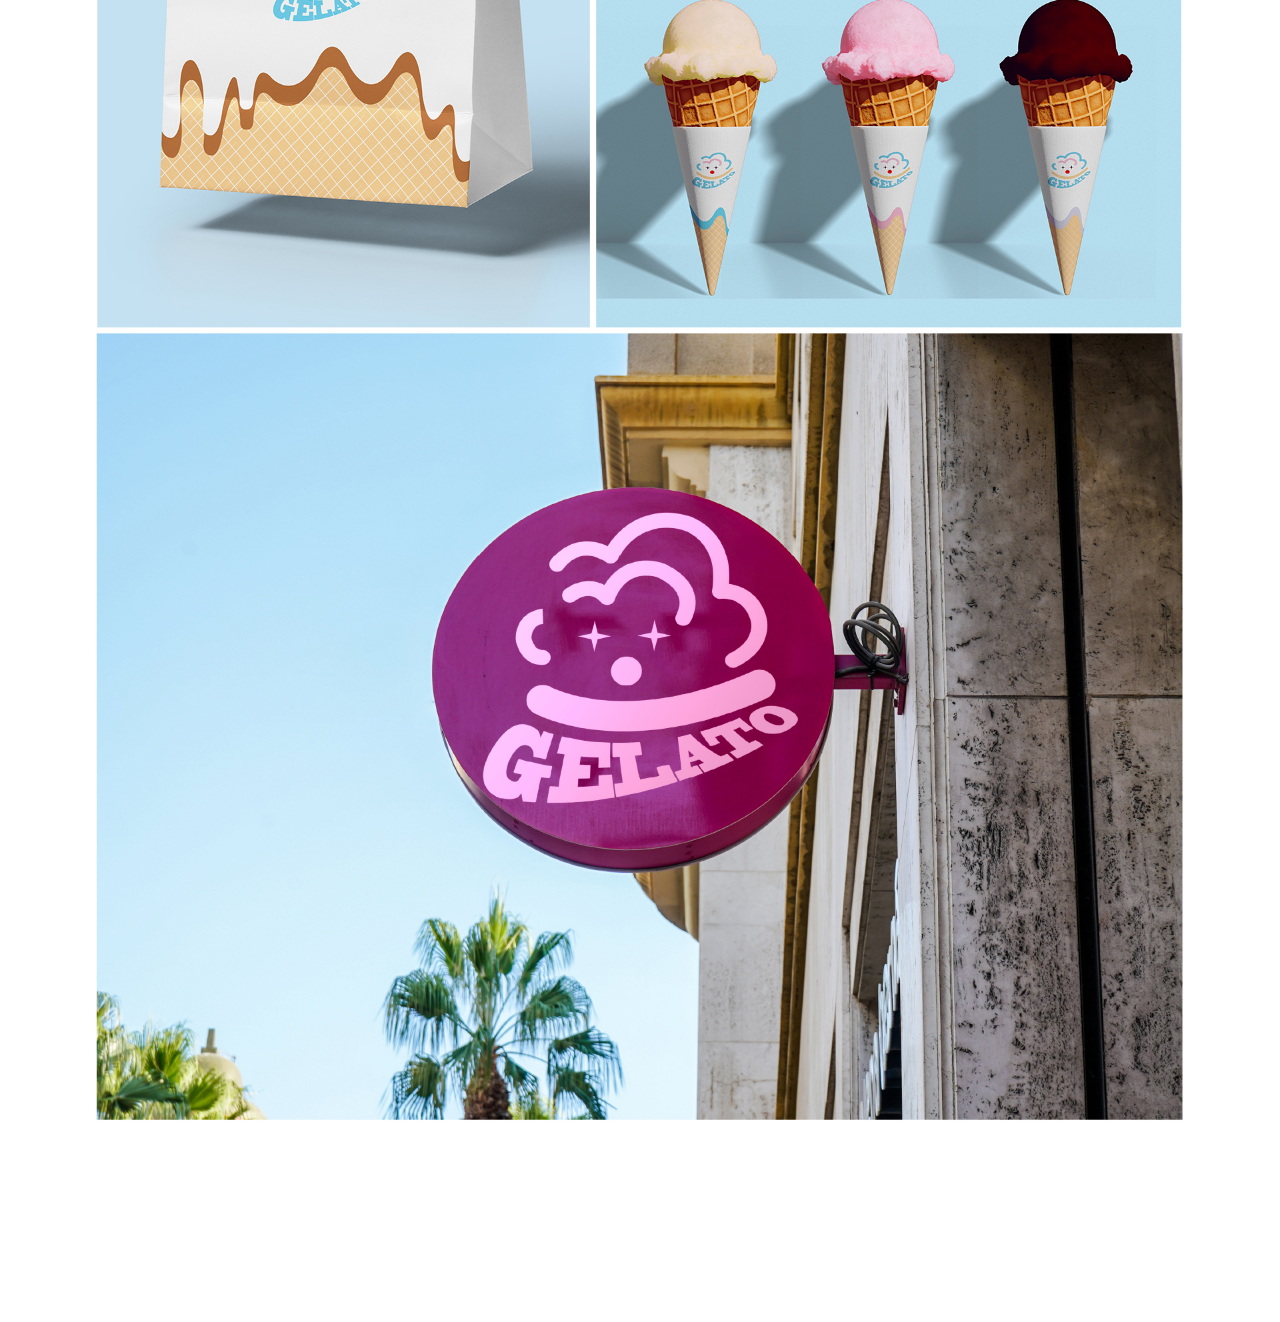
<file: gelato.html>
<!DOCTYPE html>
<html lang="en">
<head>
    <meta charset="UTF-8">
    <meta http-equiv="X-UA-Compatible" content="IE=edge">
    <meta name="viewport" content="width=device-width, initial-scale=1.0">
    <title>Document</title>
    <link href="css/common.css" rel="stylesheet">
    <link href="css/gelato.css" rel="stylesheet">
    <script src="https://ajax.googleapis.com/ajax/libs/jquery/3.5.1/jquery.min.js"></script>
    <script src="js/menu.js"></script>
</head>
<body>
    <div class=menu>
        <a href="#"><img src="img/Layer 10.png"></a>
    </div>
    
    <div class="menu2">
        <a href="index.html">HOME</a>
        <a href="about.html">ABOUT</a>
        <a href="portfolio.html">PORTFOLIO</a>
    </div>


    <div class="portfolio">
        <a href="portfolio.html"><img src="img/Portfolio2.png"></a>
    </div>    


    
    <div class="gelatopage">
        <img src="img/PORTFOLIO_gelato.jpg">
</body>
</html>
</file>
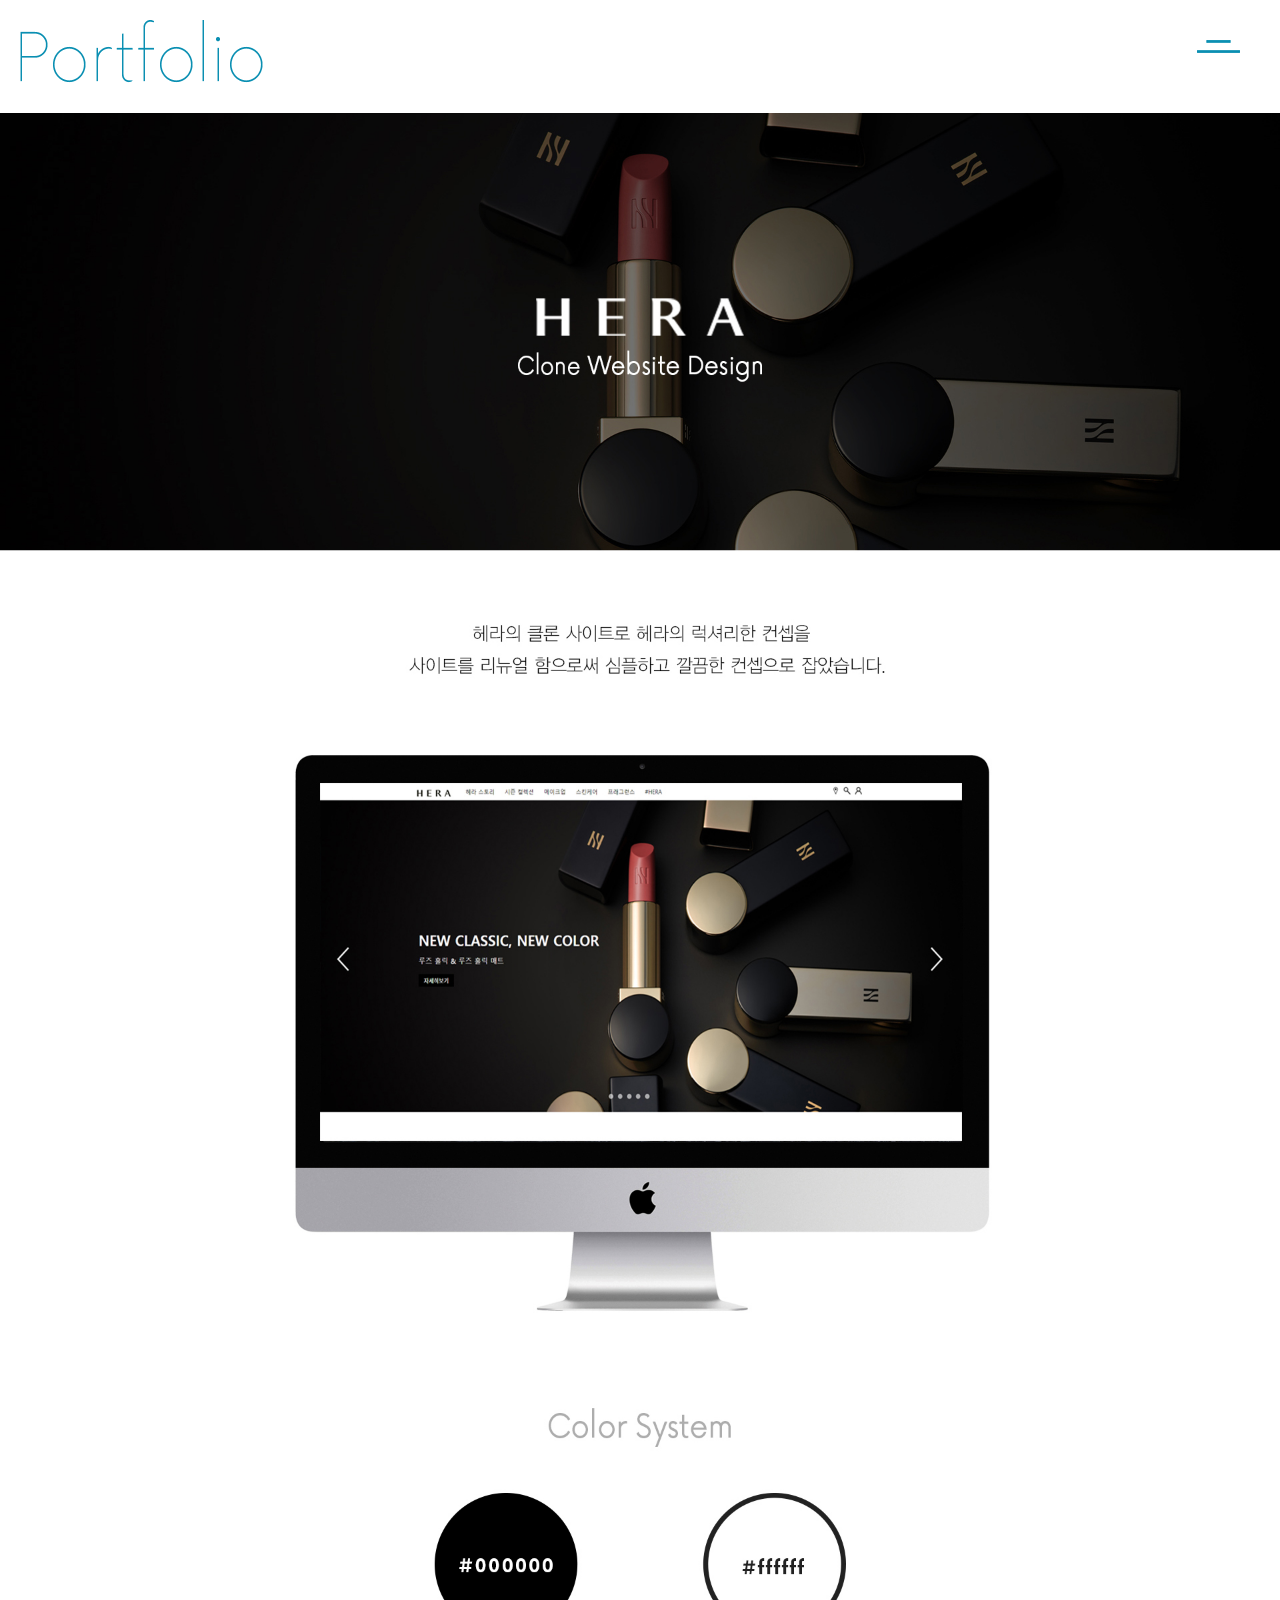
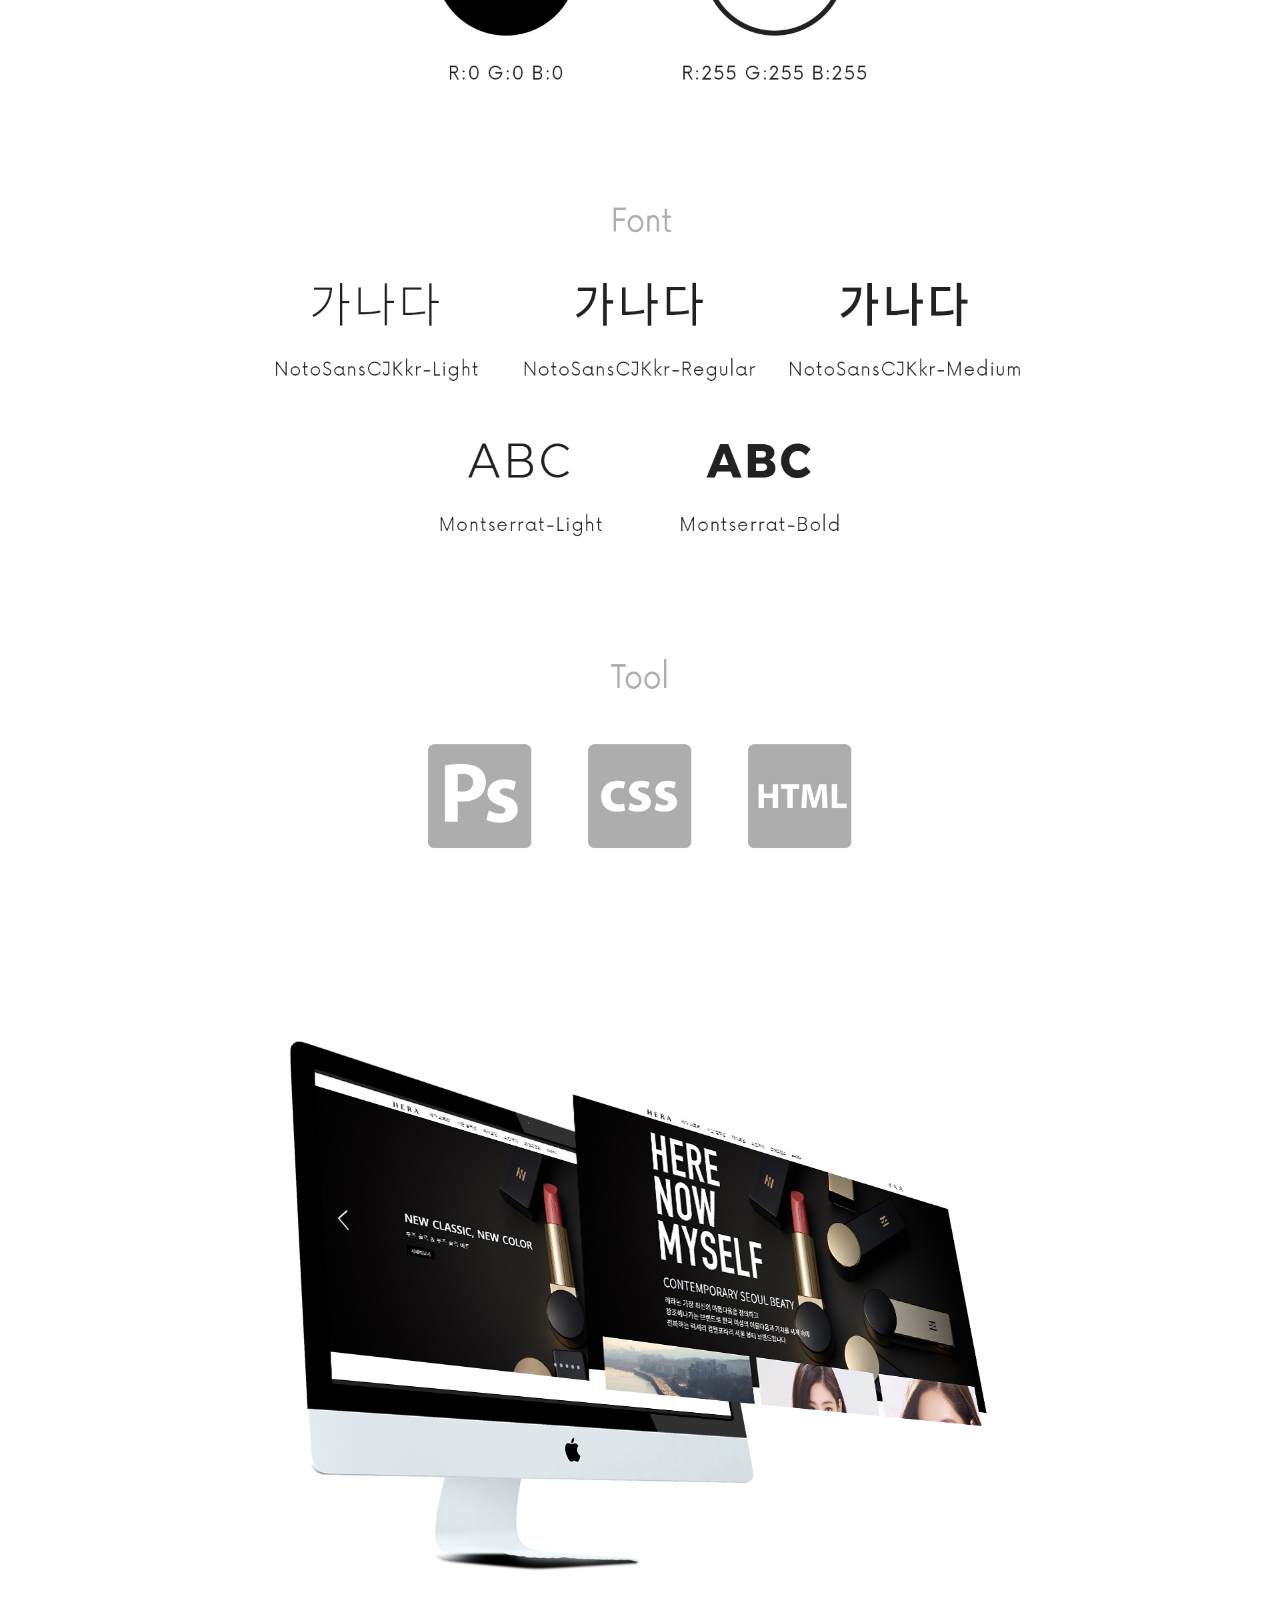
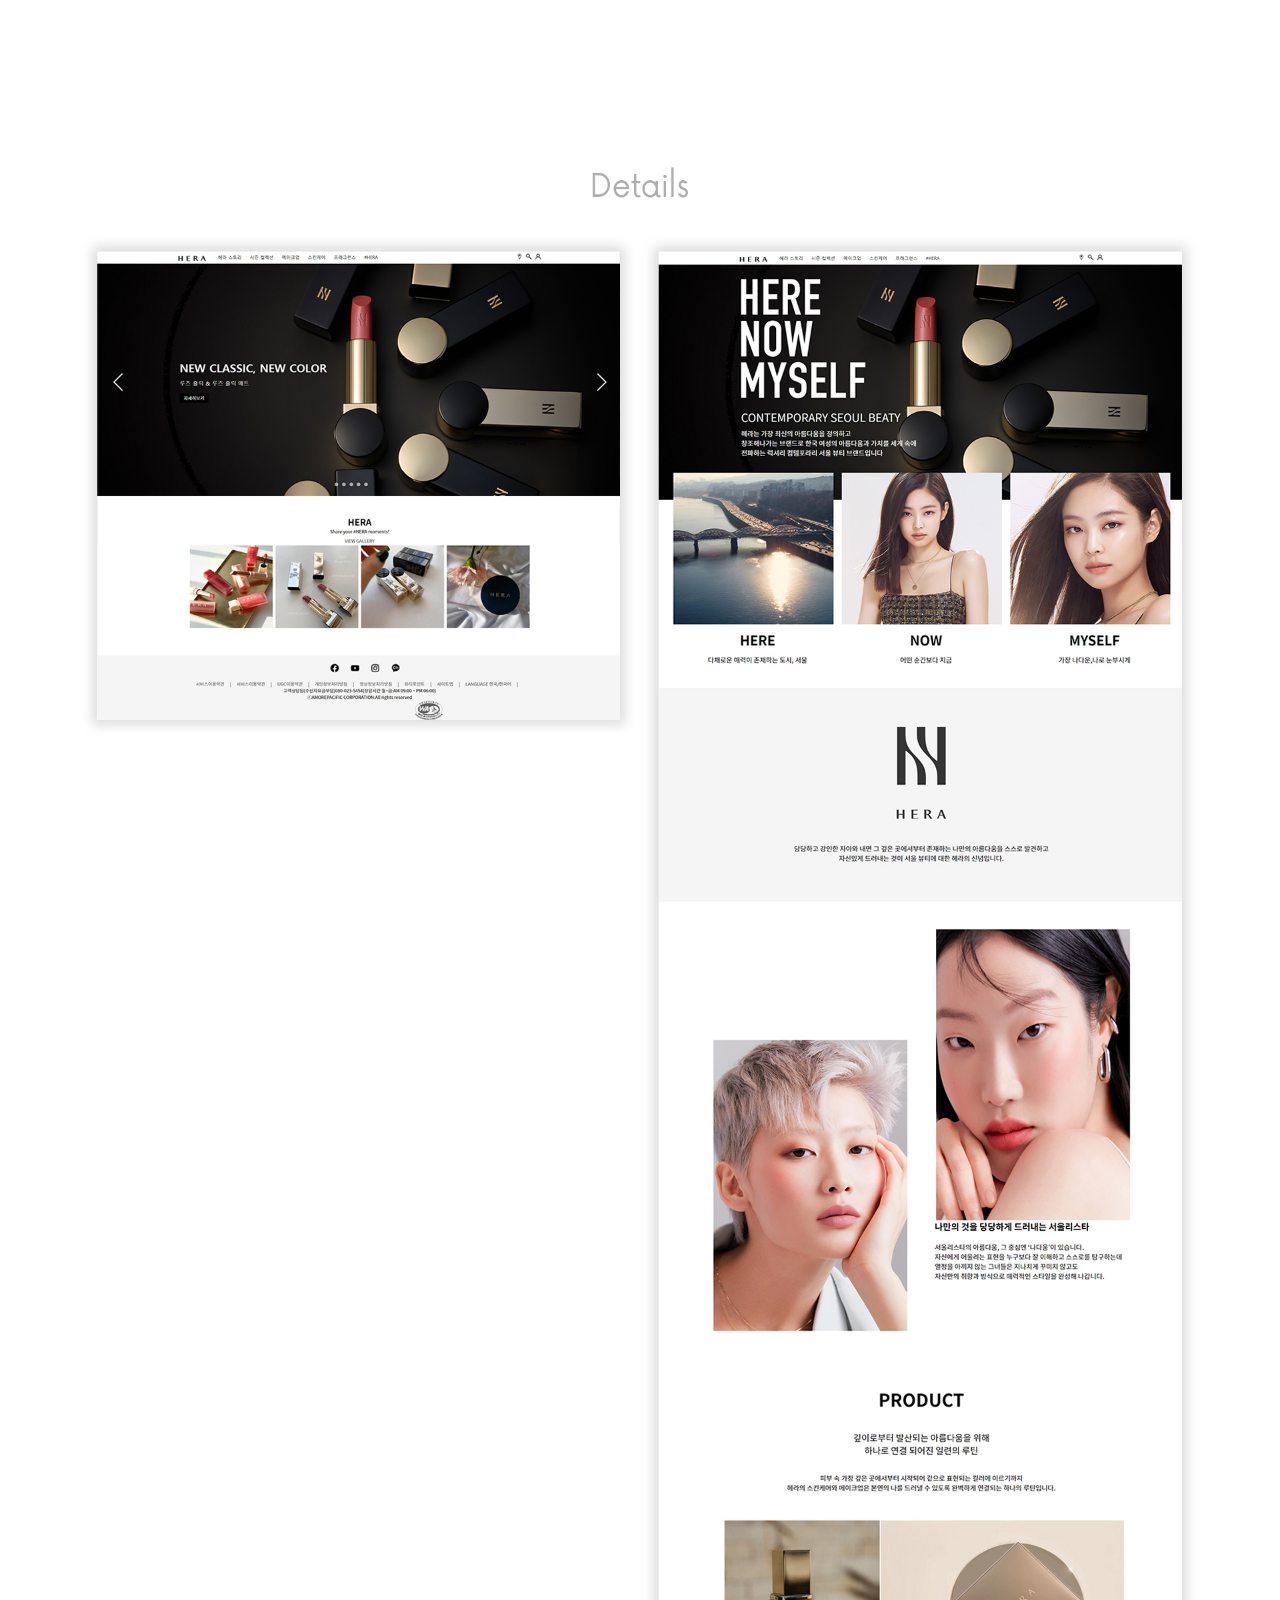
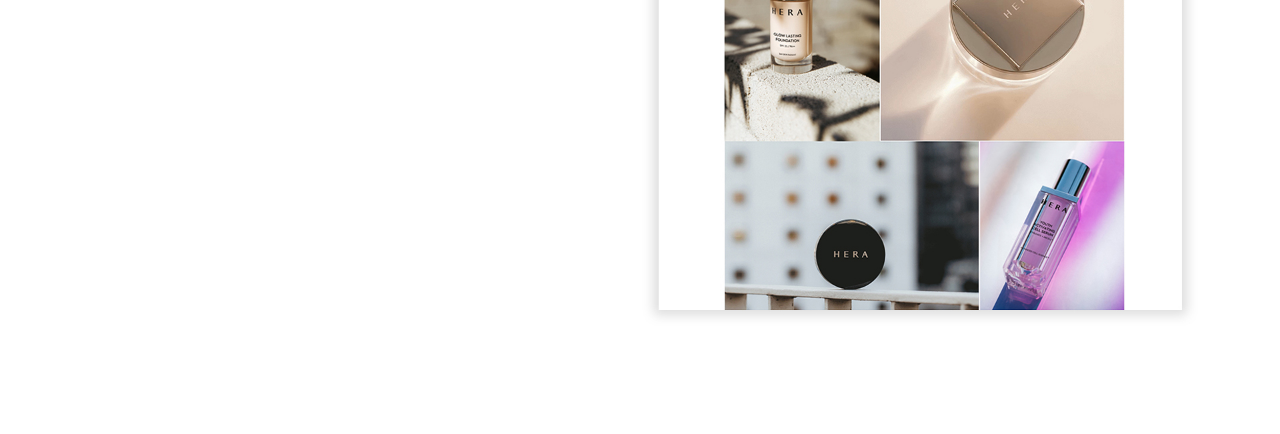
<file: hera.html>
<!DOCTYPE html>
<html lang="en">
<head>
    <meta charset="UTF-8">
    <meta http-equiv="X-UA-Compatible" content="IE=edge">
    <meta name="viewport" content="width=device-width, initial-scale=1.0">
    <title>Document</title>
    <link href="css/common.css" rel="stylesheet">
    <link href="css/hera.css" rel="stylesheet">
    <script src="https://ajax.googleapis.com/ajax/libs/jquery/3.5.1/jquery.min.js"></script>
    <script src="js/menu.js"></script>
</head>
<body>

    <div class=menu>
        <a href="#"><img src="img/Layer 10.png"></a>
    </div>
    
    <div class="menu2">
        <a href="index.html">HOME</a>
        <a href="about.html">ABOUT</a>
        <a href="portfolio.html">PORTFOLIO</a>
    </div>


    <div class="portfolio">
        <a href="portfolio.html"><img src="img/Portfolio2.png"></a>
    </div>    



    <div class="herapage">
        <img src="img/PORTFOLIO_hera.jpg">
    </div>    
    
</body>
</html>
</file>
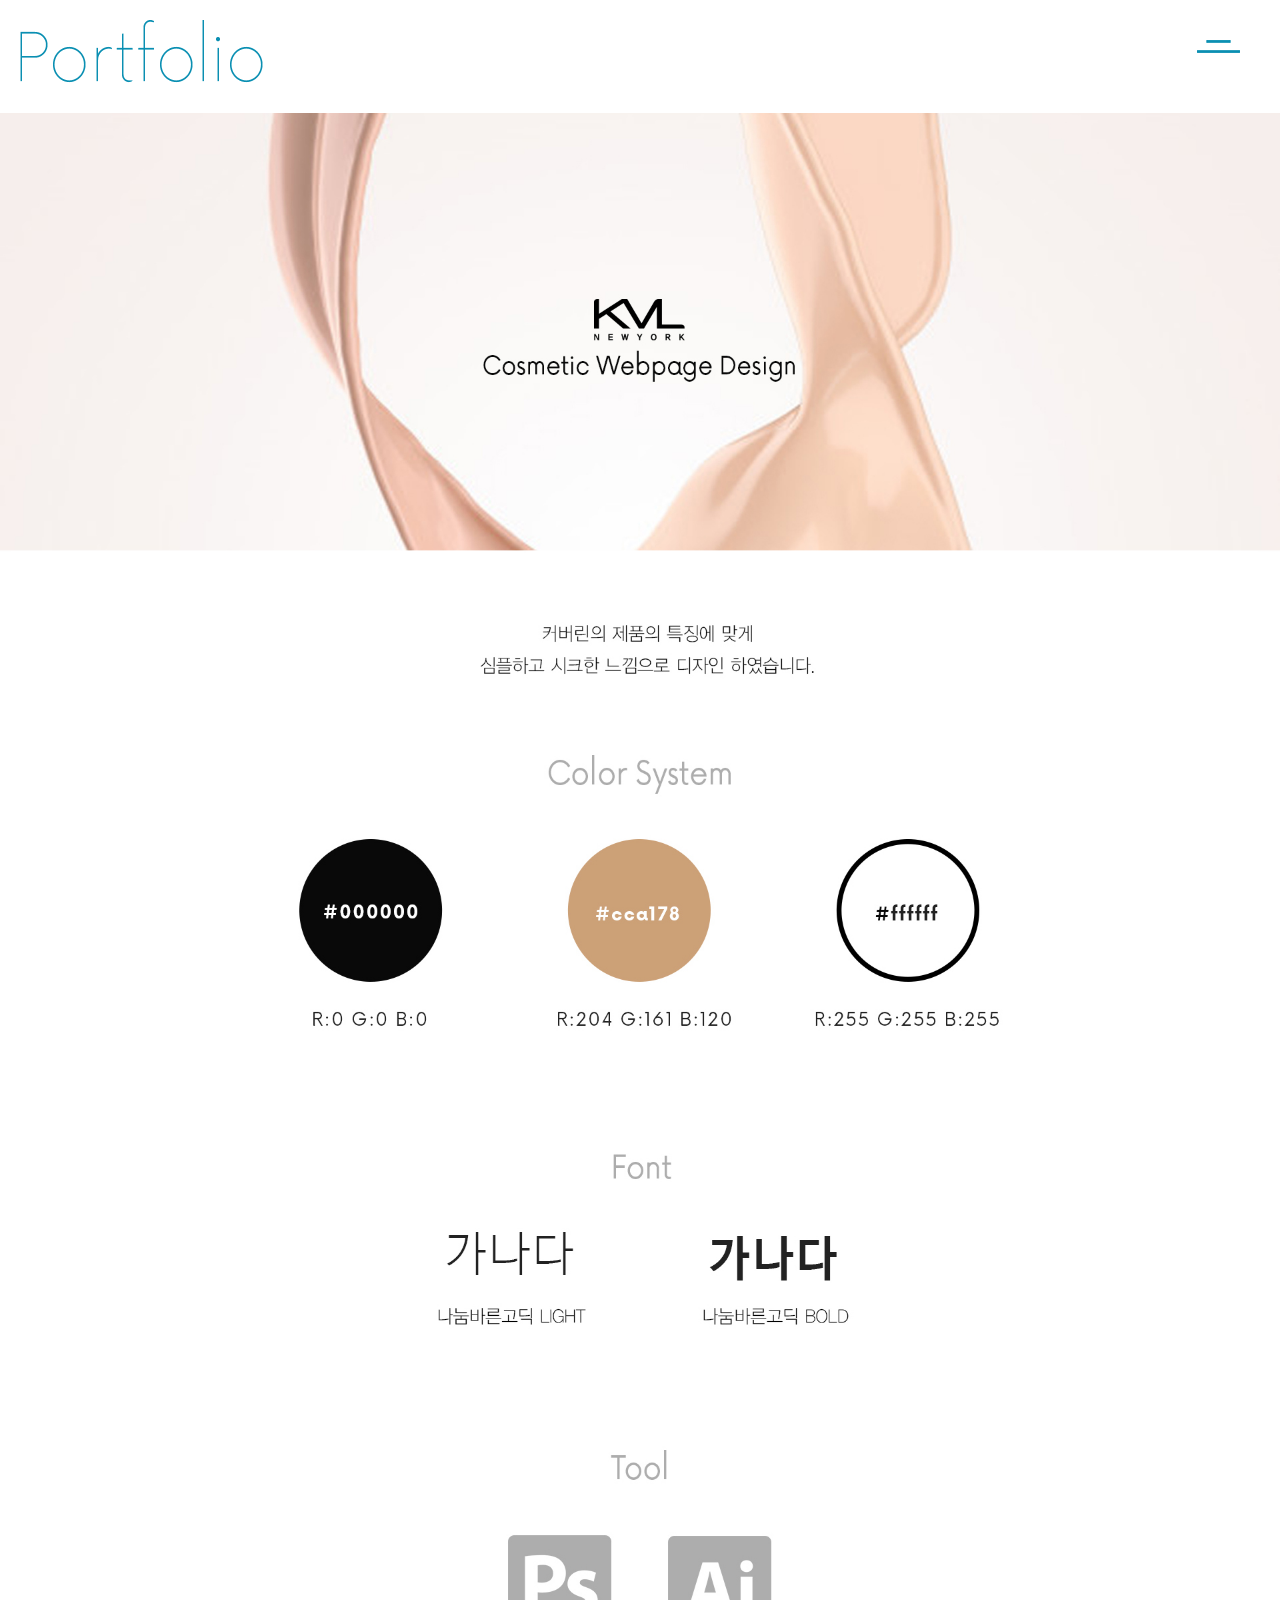
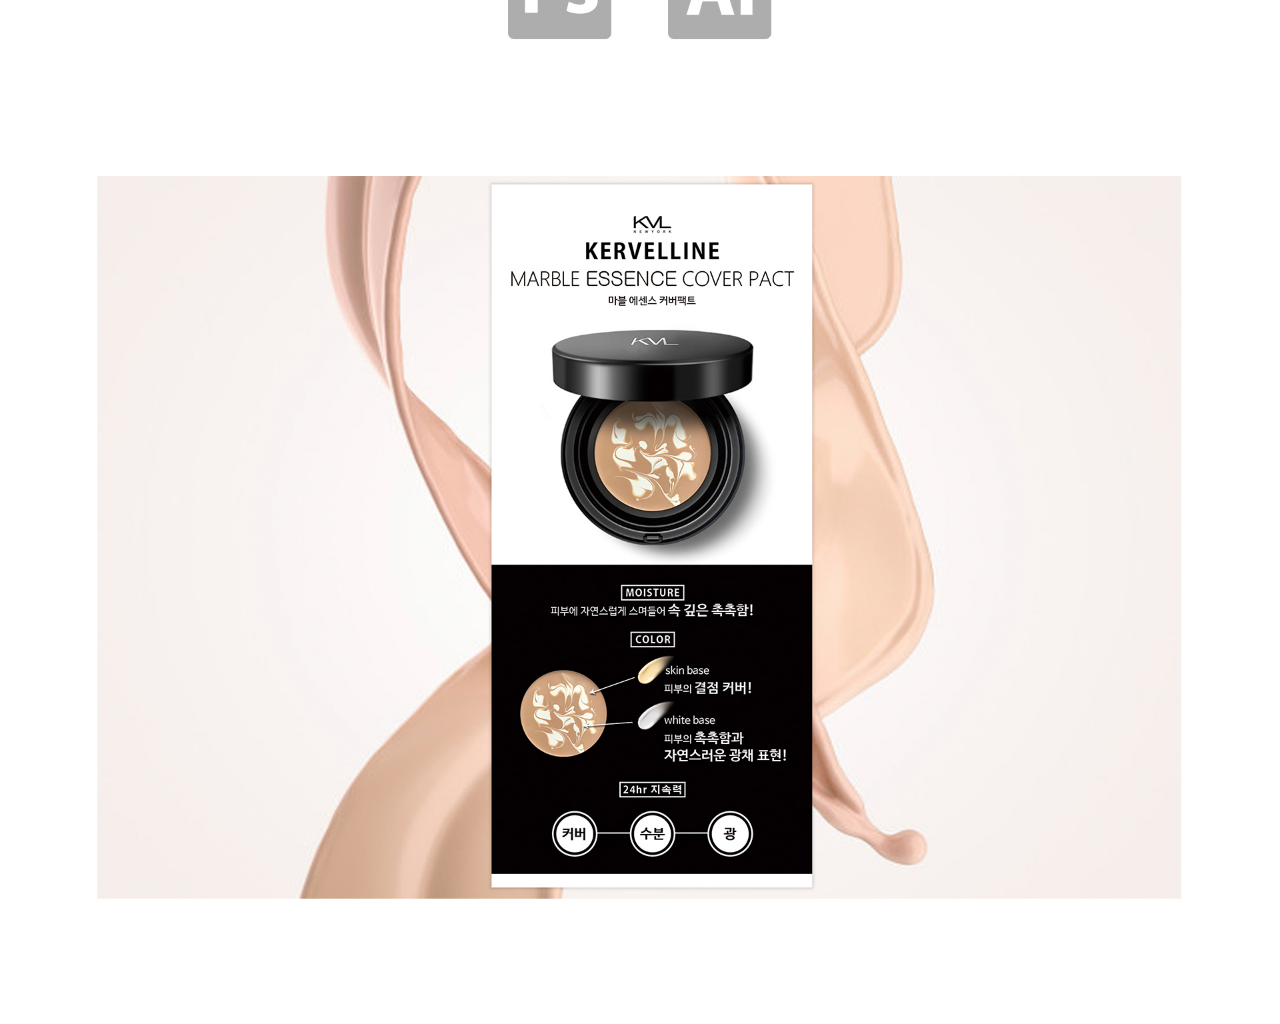
<file: KVL.html>
<!DOCTYPE html>
<html lang="en">
<head>
    <meta charset="UTF-8">
    <meta http-equiv="X-UA-Compatible" content="IE=edge">
    <meta name="viewport" content="width=device-width, initial-scale=1.0">
    <title>Document</title>
    <link href="css/common.css" rel="stylesheet">
    <link href="css/KVL.css" rel="stylesheet">
    <script src="https://ajax.googleapis.com/ajax/libs/jquery/3.5.1/jquery.min.js"></script>
    <script src="js/menu.js"></script>
</head>
<body>
    <div class=menu>
        <a href="#"><img src="img/Layer 10.png"></a>
    </div>
    
    <div class="menu2">
        <a href="index.html">HOME</a>
        <a href="about.html">ABOUT</a>
        <a href="portfolio.html">PORTFOLIO</a>
    </div>


    <div class="portfolio">
        <a href="portfolio.html"><img src="img/Portfolio2.png"></a>
    </div>    



    <div class="KVLpage">
        <img src="img/PORTFOLIO_KVL.jpg">
    </div>    


</body>
</html>
</file>
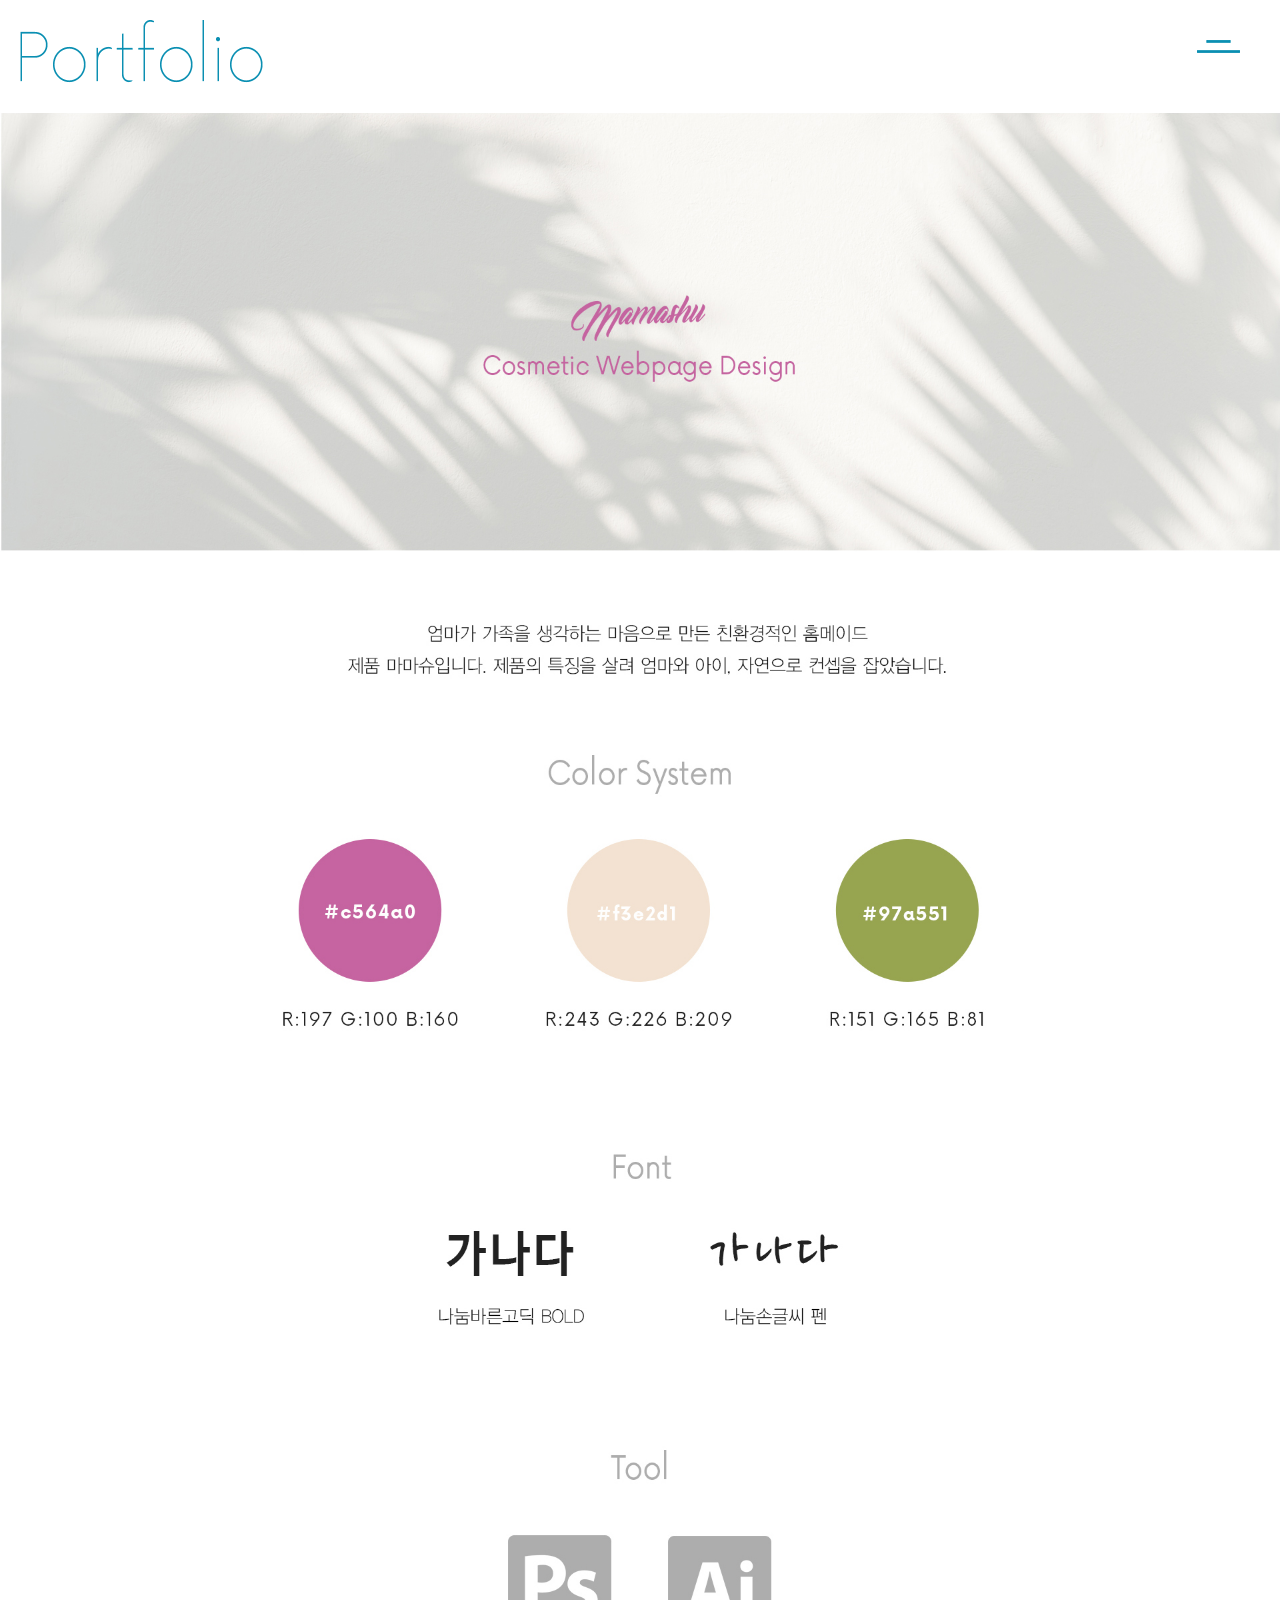
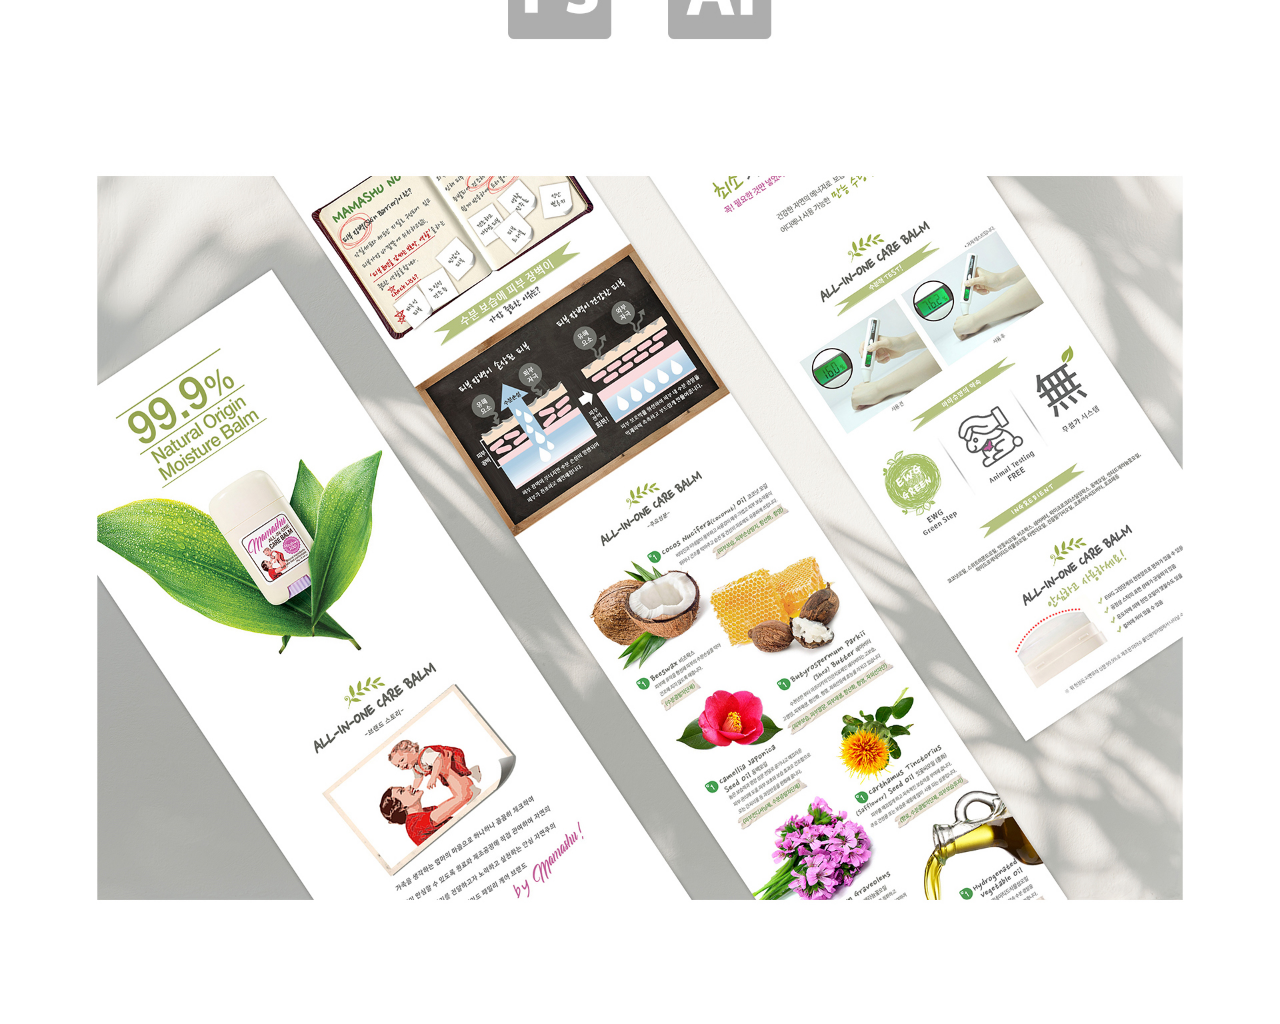
<file: mamashu.html>
<!DOCTYPE html>
<html lang="en">
<head>
    <meta charset="UTF-8">
    <meta http-equiv="X-UA-Compatible" content="IE=edge">
    <meta name="viewport" content="width=device-width, initial-scale=1.0">
    <title>Document</title>
    <link href="css/common.css" rel="stylesheet">
    <link href="css/mamashu.css" rel="stylesheet">
    <script src="https://ajax.googleapis.com/ajax/libs/jquery/3.5.1/jquery.min.js"></script>
    <script src="js/menu.js"></script>
</head>
<body>
    <div class=menu>
        <a href="#"><img src="img/Layer 10.png"></a>
    </div>
    
    <div class="menu2">
        <a href="index.html">HOME</a>
        <a href="about.html">ABOUT</a>
        <a href="portfolio.html">PORTFOLIO</a>
    </div>


    <div class="portfolio">
        <a href="portfolio.html"><img src="img/Portfolio2.png"></a>
    </div>    

    
    <div class="mamashupage">
        <img src="img/PORTFOLIO_mamashu.jpg">
    </div>    
</body>
</html>
</file>
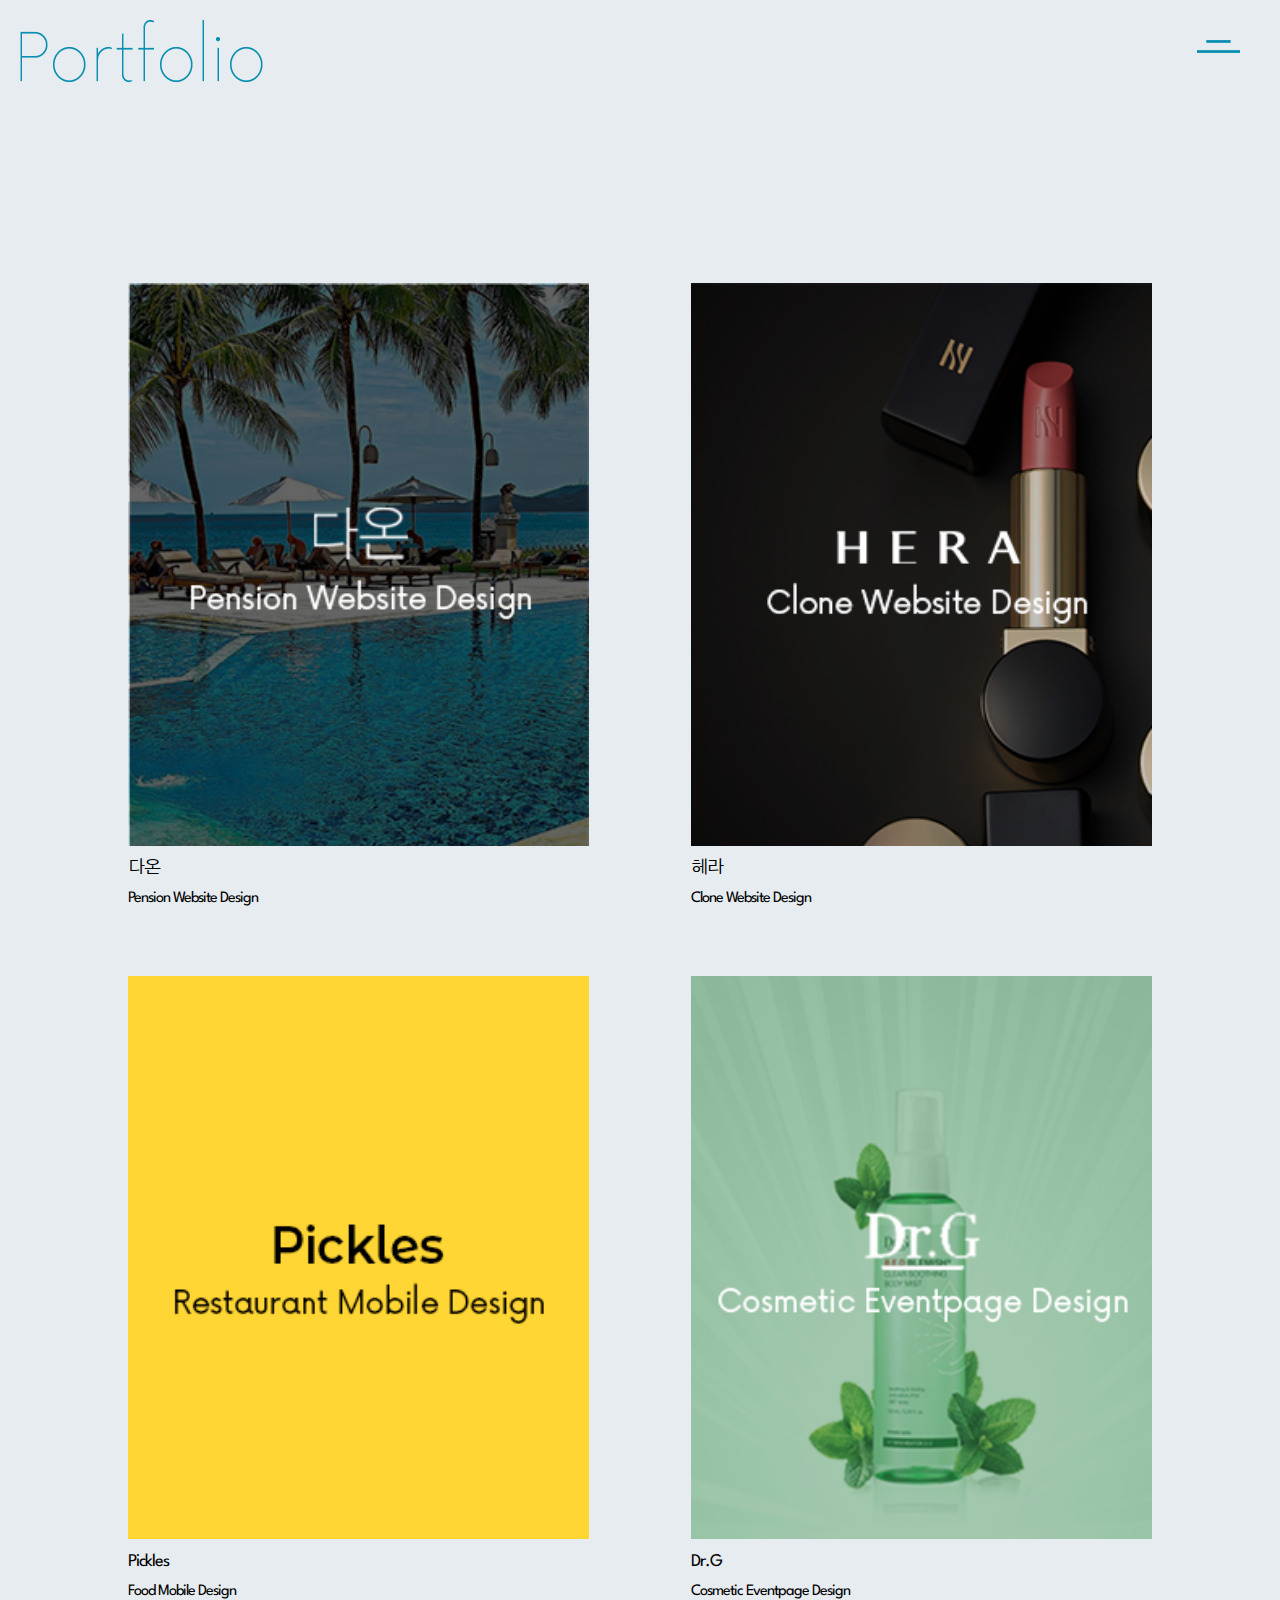
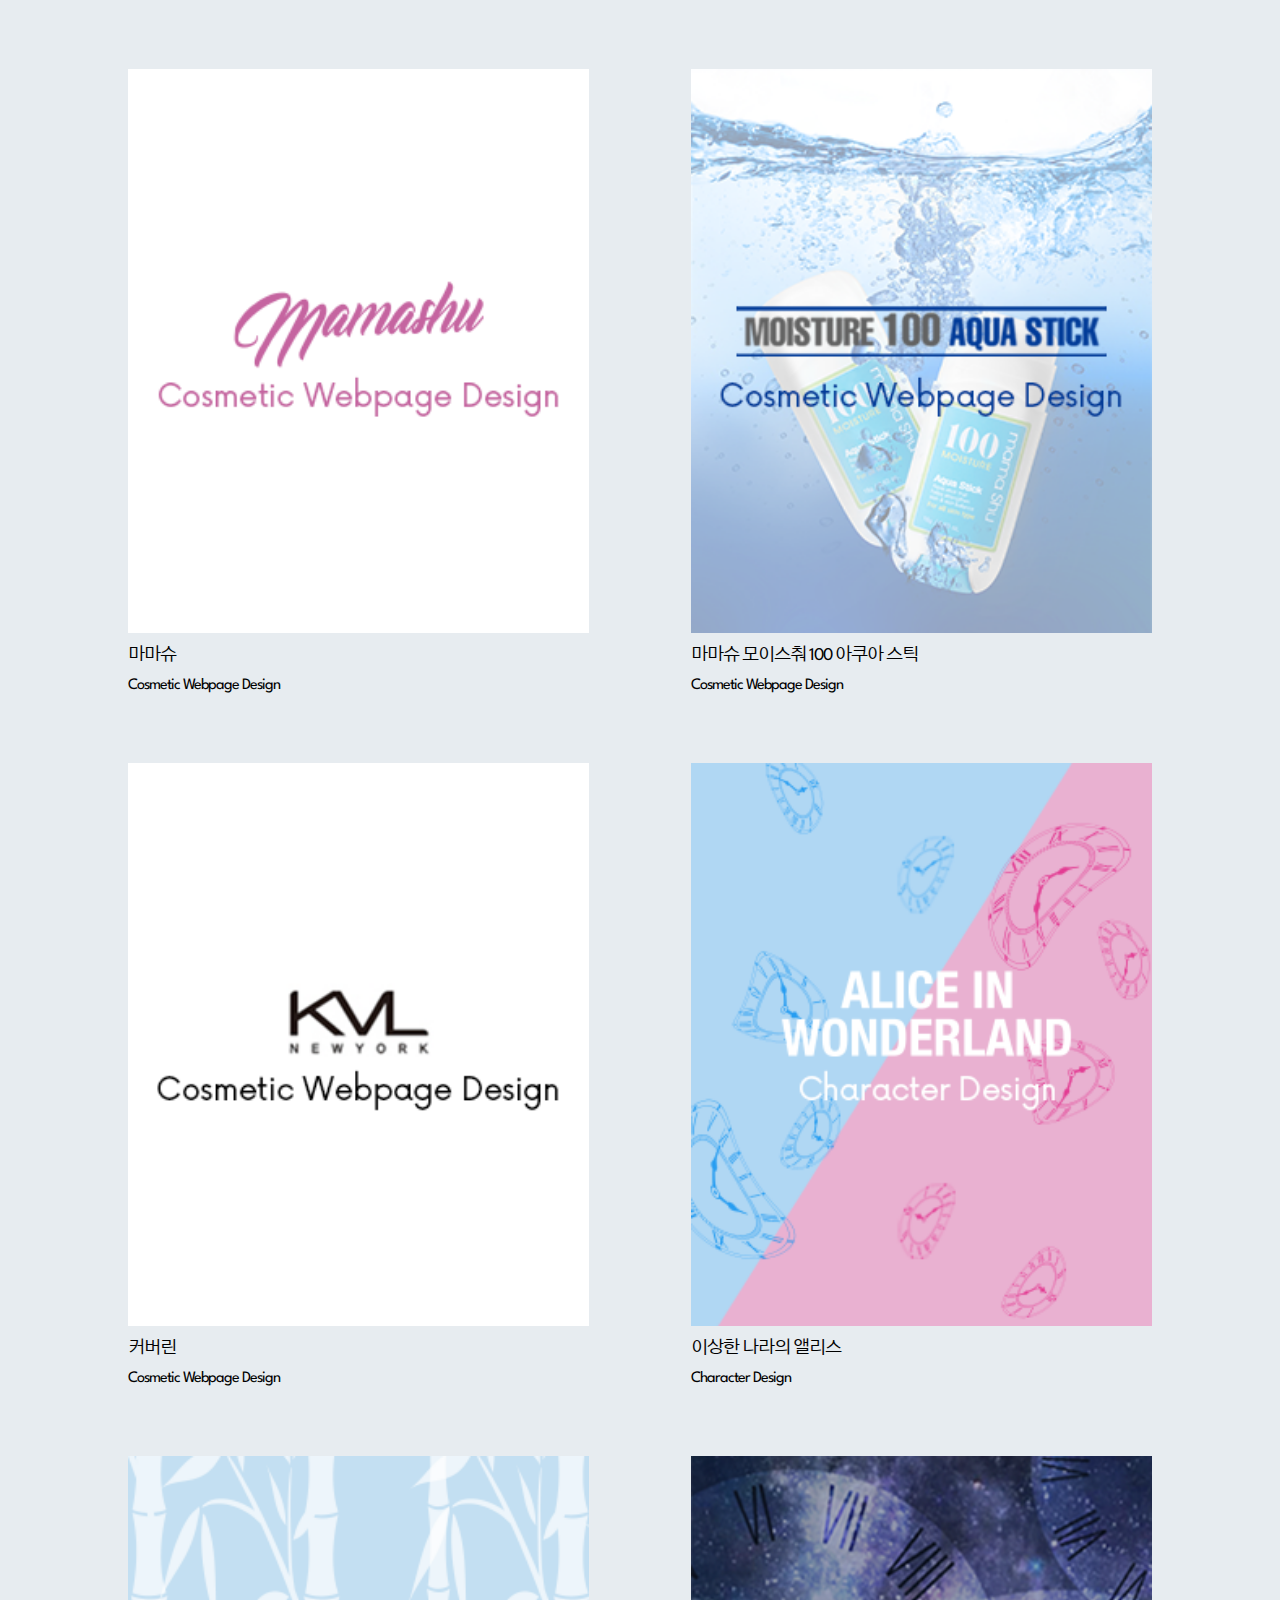
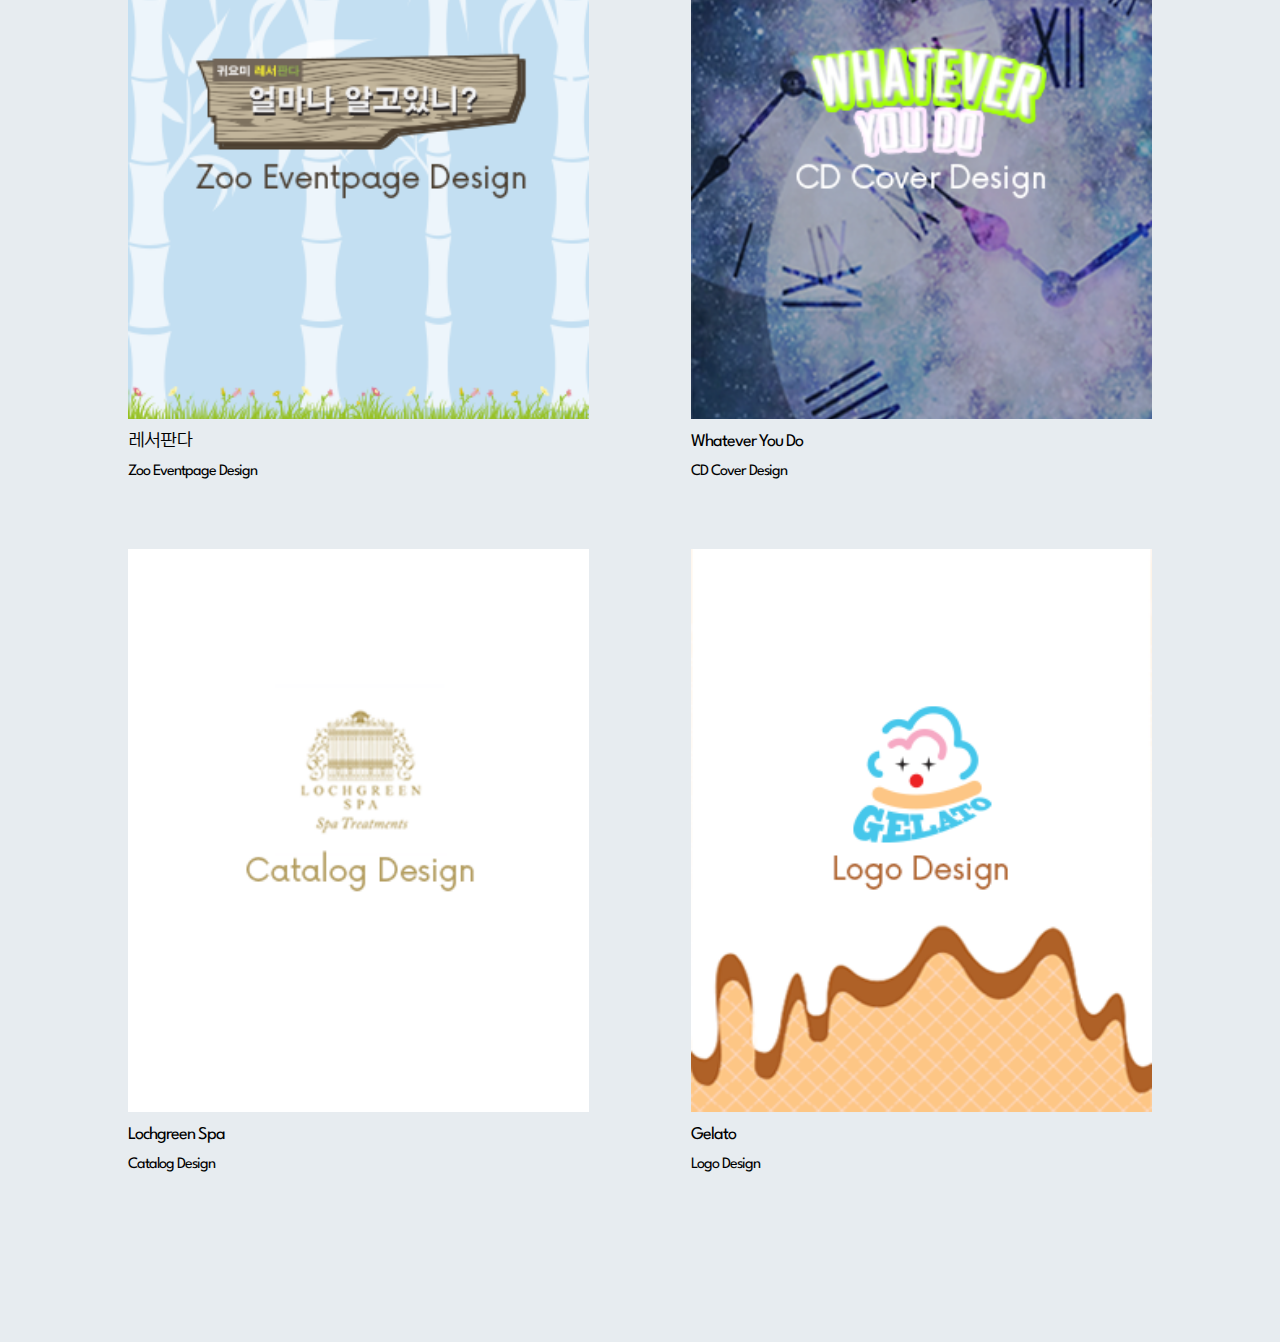
<file: portfolio.html>
<!DOCTYPE html>
<html lang="en">
<head>
    <meta charset="UTF-8">
    <meta http-equiv="X-UA-Compatible" content="IE=edge">
    <meta name="viewport" content="width=device-width, initial-scale=1.0">
    <title>Document</title>
    <link href="css/portfolio.css" rel="stylesheet">
    <link href="css/common.css" rel="stylesheet">
    <script src="https://ajax.googleapis.com/ajax/libs/jquery/3.5.1/jquery.min.js"></script>
    <script src="js/menu.js"></script>
</head>
<body>

    <div class=menu>
        <a href="#"><img src="img/Layer 10.png"></a>
    </div>
    
    <div class="menu2">
        <a href="index.html">HOME</a>
        <a href="about.html">ABOUT</a>
        <a href="portfolio.html">PORTFOLIO</a>
    </div>


    <div class="portfolio">
        <img src="img/Portfolio2.png">
    </div>    

    <div class="work">
        <p>
            <a href="daon.html"><img src="img/daon.png"></a>
            <strong>다온</strong>
            <span>Pension Website Design</span>
        </p>
        <p>
            <a href="hera.html"><img src="img/hera.png"></a>
            <strong>헤라</strong>
            <span>Clone Website Design</span>
        </p> 
        <p>
            <a href="pickles.html"><img src="img/Pickles.png"></a>
            <strong>Pickles</strong>    
            <span>Food Mobile Design</span>
        </p>
        <p>
            <a href="Dr.G.html"><img src="img/dr.g.png"></a>
            <strong>Dr.G</strong>
            <span>Cosmetic Eventpage Design
        </p>
        <p>
            <a href="mamashu.html"><img src="img/mamashu.png"></a>
            <strong>마마슈</strong>
            <span>Cosmetic Webpage Design</span>
        </p>           
        <p>
            <a href="aqua stick.html"><img src="img/MOISTURE 100 AQUA STICK.png"></a>
            <strong>마마슈 모이스춰 100 아쿠아 스틱</strong>
            <span>Cosmetic Webpage Design</span>
        </p>
        <p>
            <a href="KVL.html"><img src="img/KVL.png"></a>
            <strong>커버린</strong>
            <span>Cosmetic Webpage Design</span>
        </p>
        <p>
            <a href="alice.html"><img src="img/alice.png"></a>
            <strong>이상한 나라의 앨리스</strong>
            <span>Character Design</span>
        </p>
        <p>
            <a href="zoo.html"><img src="img/Zoo Eventpage Design.png"></a>
            <strong>레서판다</strong>
            <span>Zoo Eventpage Design</span>
        </p>
        <p>
            <a href="CD.html"><img src="img/CD.png"></a>
            <strong>Whatever You Do</strong>
            <span>CD Cover Design</span>
        </p>
        <p>
            <a href="spabook.html"><img src="img/Catalog Design.png"></a>
            <strong>Lochgreen Spa</strong>
            <span>Catalog Design</span>
        </p>
        <p>
            <a href="gelato.html"><img src="img/icecream.png"></a>
            <strong>Gelato</strong>
            <span>Logo Design</span>
        </p>
      
    
</body>
</html>
</file>
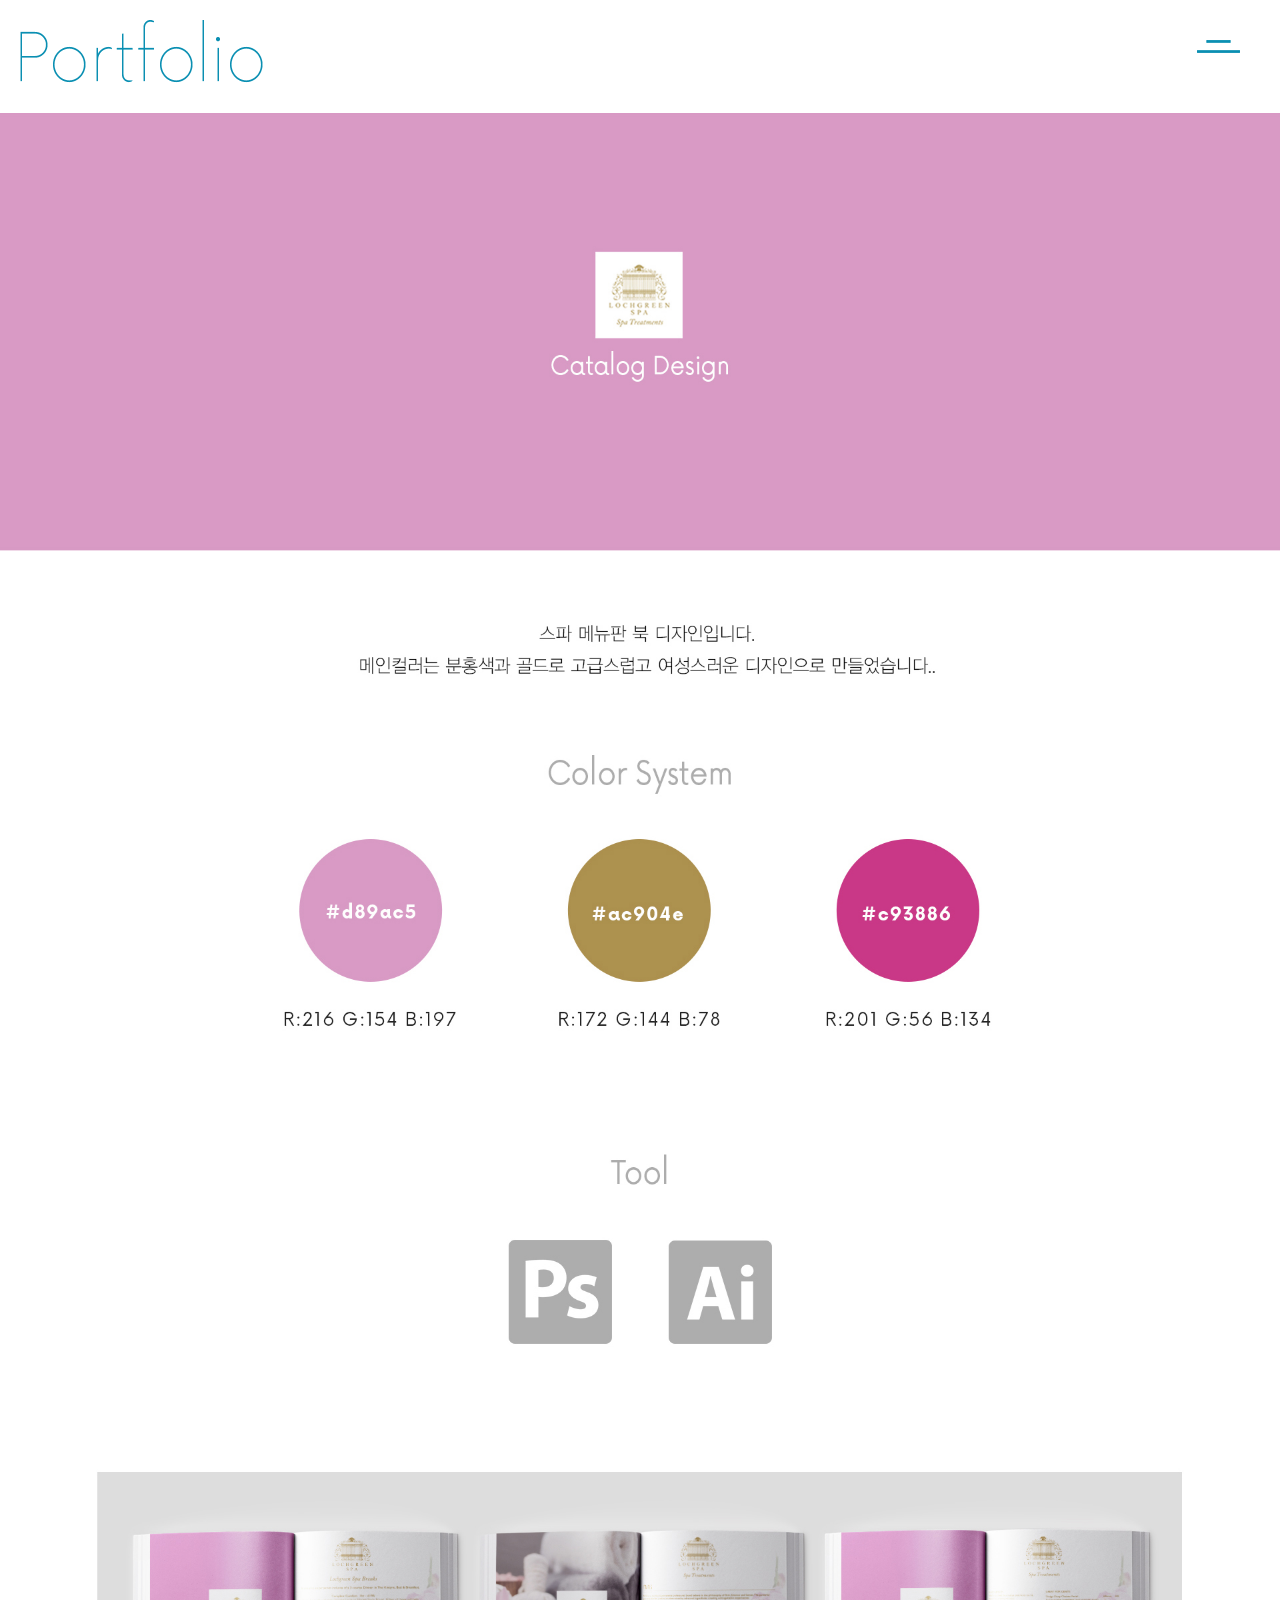
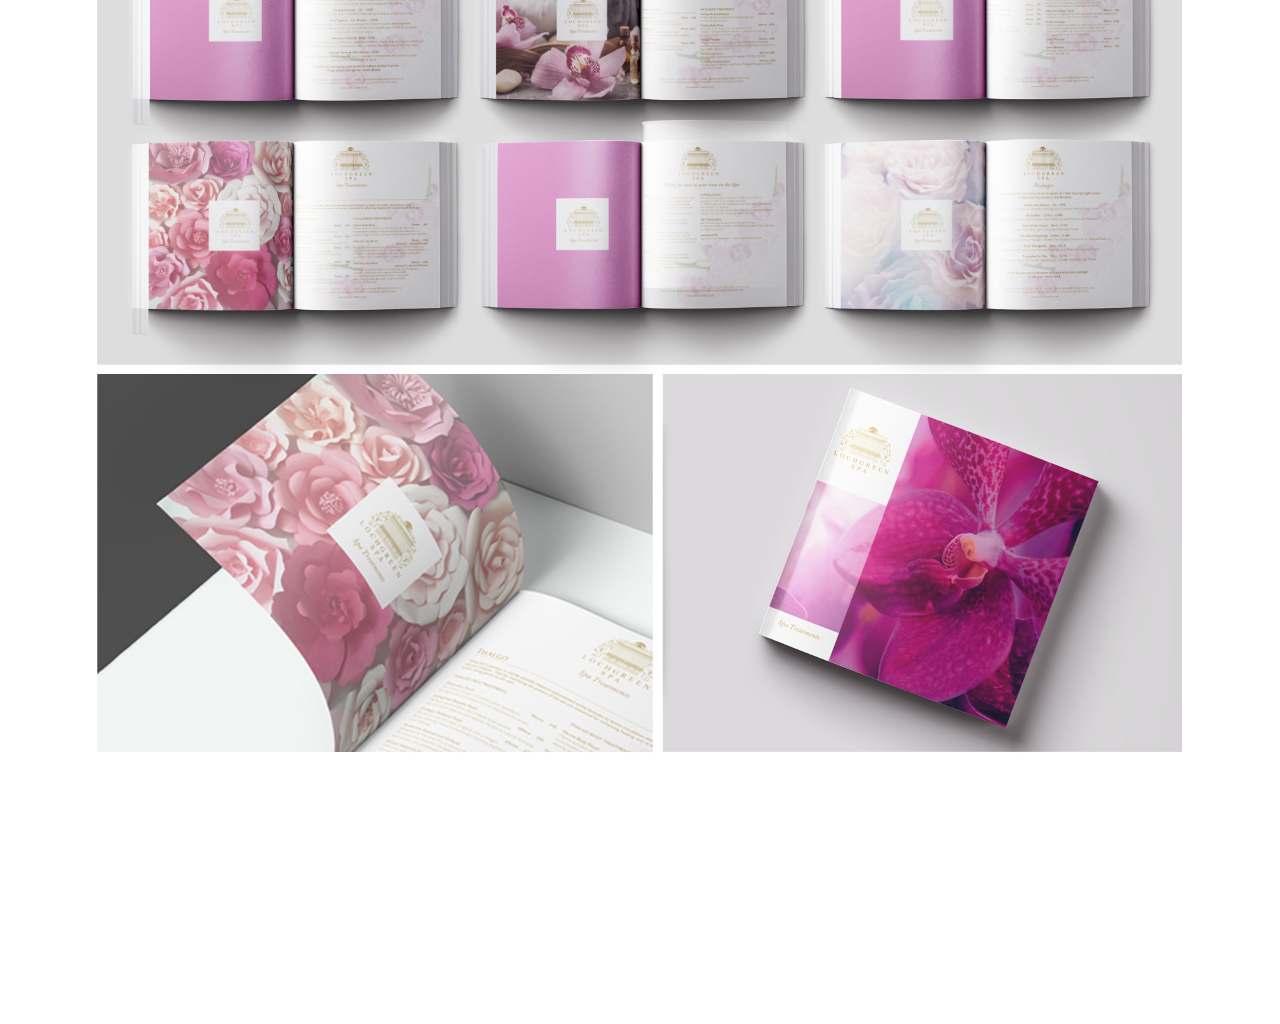
<file: spabook.html>
<!DOCTYPE html>
<html lang="en">
<head>
    <meta charset="UTF-8">
    <meta http-equiv="X-UA-Compatible" content="IE=edge">
    <meta name="viewport" content="width=device-width, initial-scale=1.0">
    <title>Document</title>
    <link href="css/common.css" rel="stylesheet">
    <link href="css/spabook.css" rel="stylesheet">
    <script src="https://ajax.googleapis.com/ajax/libs/jquery/3.5.1/jquery.min.js"></script>
    <script src="js/menu.js"></script>
</head>
<body>
    <div class=menu>
        <a href="#"><img src="img/Layer 10.png"></a>
    </div>
    
    <div class="menu2">
        <a href="index.html">HOME</a>
        <a href="about.html">ABOUT</a>
        <a href="portfolio.html">PORTFOLIO</a>
    </div>


    <div class="portfolio">
        <a href="portfolio.html"><img src="img/Portfolio2.png"></a>
    </div>    



    <div class="spabookpage">
        <img src="img/PORTFOLIO_spabook.jpg">
    </div>    



</body>
</html>
</file>
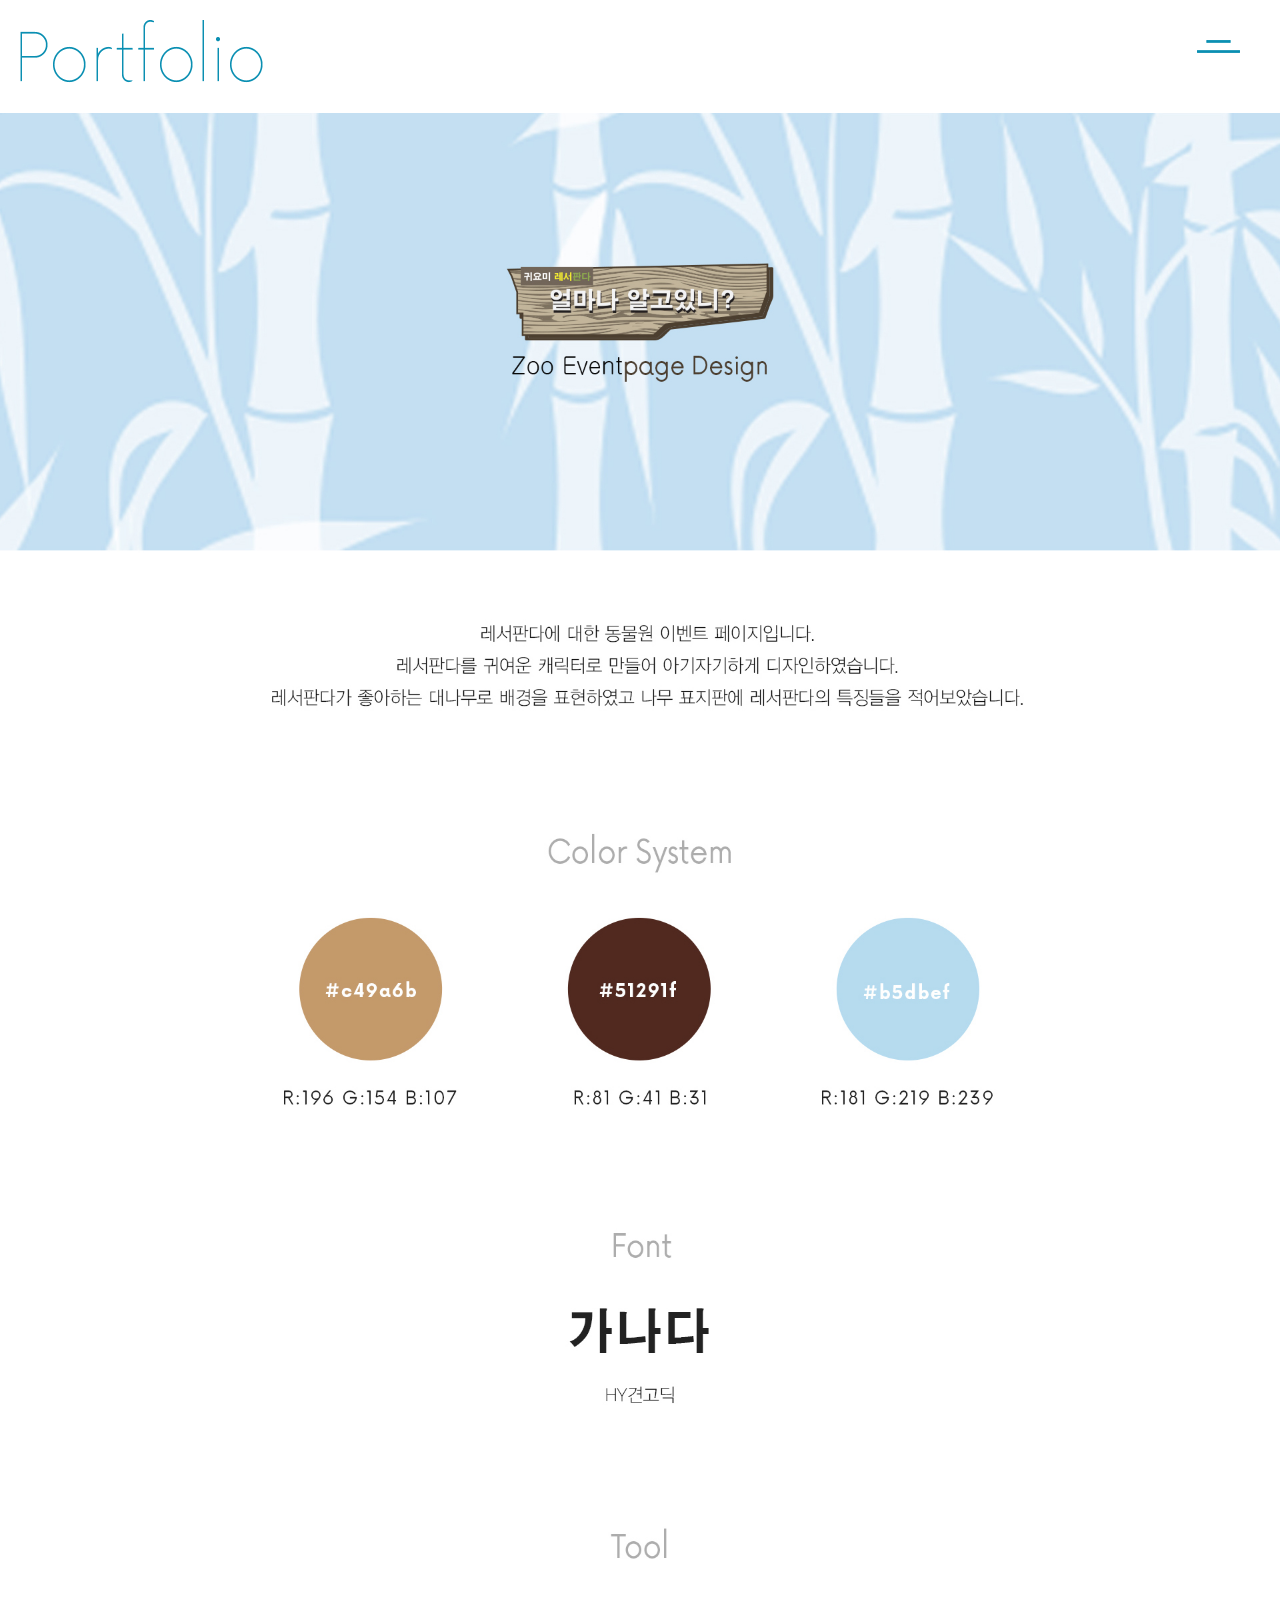
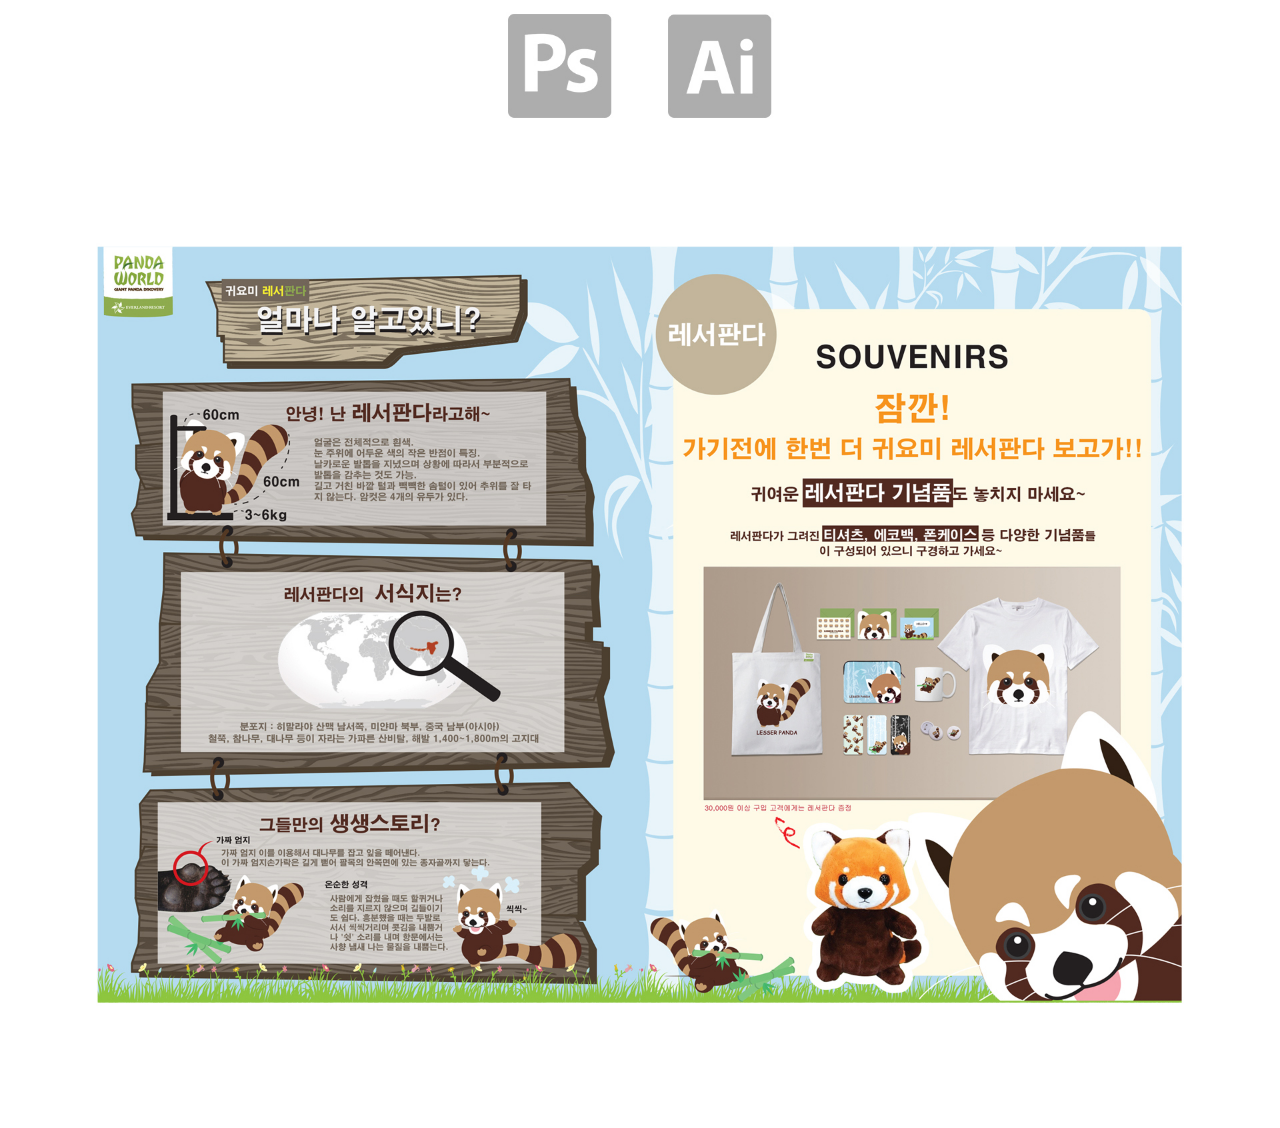
<file: zoo.html>
<!DOCTYPE html>
<html lang="en">
<head>
    <meta charset="UTF-8">
    <meta http-equiv="X-UA-Compatible" content="IE=edge">
    <meta name="viewport" content="width=device-width, initial-scale=1.0">
    <title>Document</title>
    <link href="css/common.css" rel="stylesheet">
    <link href="css/zoo.css" rel="stylesheet">
    <script src="https://ajax.googleapis.com/ajax/libs/jquery/3.5.1/jquery.min.js"></script>
    <script src="js/menu.js"></script>
</head>
<body>

    <div class=menu>
        <a href="#"><img src="img/Layer 10.png"></a>
    </div>
    
    <div class="menu2">
        <a href="index.html">HOME</a>
        <a href="about.html">ABOUT</a>
        <a href="portfolio.html">PORTFOLIO</a>
    </div>


    <div class="portfolio">
        <a href="portfolio.html"><img src="img/Portfolio2.png"></a>
    </div>    

    
    
    <div class="zoopage">
        <img src="img/PORTFOLIO_panda.jpg">

</body>
</html>
</file>
<file: css/index.css>
@charset 'utf-8';
@import url('common.css');


.background img{
    height: 969px;
    width:100%;
    position: relative;
}
.text{
    position: absolute;
    left:80px;
    top:40%;       
}

.text img{
    animation:loding 2s forwards;  /*forwards는 마지막 지점에서 멈춰라*/
}
@keyframes loding{
    0%{
        opacity: 0;
        margin-top: 50px;
    }
    100%{opacity: 1;}
}
.text span{
    margin-top: 40px;
    display: block;
    color:white;
    font-family: YDIYGO310;
    line-height: 1.29;
    letter-spacing: -0.28px;
    text-align: left;
    font-size: 26px; 
    animation:loding 2s 0.5s forwards;
    opacity: 0;

}






.portfoliobutton{
    position: absolute;
    left:80px;
    top:54.2%  
}
.portfoliobutton a{
    display: block;
    margin-top: 260px;

}
.menu img{
    
    
}

/* @media (orientation:portrait){
    .text{width:50%;}
    .text span{
        font-size: 1.1em;
        margin-top: 30px;
    }

} */
@media (min-width:1025px) and (max-width:1900px){
    .background img{height:100vh;}

}
@media (min-width:769px) and (max-width:1024px){
    .background img{height:100vh;}
    .portfoliobutton{top:45%}
    /* .text {width:70%} */
}
@media (max-width:768px){
    .background img{height:100vh;}
    .text img{width:450px;}
    .text span{
        font-size:1.3em;
        margin-top: 30px;
    }

}
</file>
<file: css/about.css>
@charset 'utf-8';
@import url('common.css');

.about{
    margin-top: 20px;
    margin-left: 20px;
}

.sign{
    position: relative;
    text-align: center;
    right:50px
}

.aspiration{
    position: absolute;
    text-align: center;
    top:160px;
    left:50%;
    transform: translate(-50%, 0);
}
.aspiration img{
    
}
.aspiration span{
    display: block;
    
    font-size: 30px;
    line-height: 1.02;
    color: #0a8fb2;
    margin-top:85px;
    font-weight: normal;
}
.aspiration p{
    margin: 22px 0 0;
    
    font-size: 18px;
    line-height: 1.69;
    color: #adadad;
    margin-top: 10px;
    font-weight:normal;
    
}
.content{
    display: flex;
    flex-wrap: wrap;
    margin:100px auto 0 auto;
    width:80%;
    justify-content: space-between;
    
}
.aboutme{ 
    border-bottom: 1.5px solid #adadad;
}
.aboutme:nth-of-type(odd){width:45%}
.aboutme:nth-of-type(even){width:48%}
.aboutme h8{
    width: 96px;
    height: 35px;
    margin: 60px 0px 34px 0px;
    
    font-size: 37px;
    letter-spacing: -0.37px;
    text-align: left;
    color: #0a8fb2;
    display: block;
}
.aboutme b{
    
    font-size: 19px;
    line-height: 1.21;
    text-align: left;
    color: #0a8fb2;
    font-weight: normal;
}
.aboutme span{
    
    font-size: 19px;
    line-height: 1.21;
    text-align: left;
    color: #0a8fb2;
    
    
    
}
.aboutme p{
    margin: 13px 0px 61px 0px;
    
    font-size: 18px;
    font-weight: 300;
    line-height: 2;
    color: #adadad;
    font-weight: normal;
}

.aboutme figure{
    display: flex;
    text-align: center;  
      
}
.aboutme figure p{
    margin-right: 20px;
    
}
.aboutme figure p span{
    display:inline-block;
    line-height:2.4em;
}


/* .education{margin: 0px 54px 34px 17px;}
.education h8{
    margin: 140px 54px 34px 0px;
    width: 96px;
    height: 35px;
    
    font-size: 37px;
    letter-spacing: -0.37px;
    text-align: left;
    color: #0a8fb2;
    display: block;
}
.education p{
    
    font-size: 18px;
    font-weight: 300;
    line-height: 2;
    color: #adadad;
    font-weight:bold;
    border-bottom: 1.5px solid #adadad;

}
.education span{
    
    font-size: 19px;
    line-height: 1.21;
    text-align: left;
    color: #0a8fb2;
    font-weight: bold;

}
.awards{
    width:55%;
    margin: 0px 80px 34px 0px;
}

.awards h8{
    margin: 100px 54px 34px 0px;
    width: 96px;
    height: 35px;
    
    font-size: 37px;
    letter-spacing: -0.37px;
    text-align: left;
    color: #0a8fb2;
    display: block;
}
.awards p{
    
    font-size: 18px;
    font-weight: 300;
    line-height: 2;
    color: #adadad;
    font-weight: bold;
    border-bottom: 1.5px solid #adadad;
}
.awards span{
    
    font-size: 19px;
    line-height: 1.21;
    text-align: left;
    color: #0a8fb2;
    font-weight: bold;
}
.program{
    margin: -40px 54px 34px -270px;
    border-bottom: 1.5px solid #adadad;
    
}
.program h8{
    margin: 140px 54px 34px 0px;
    width: 96px;
    height: 35px;
    
    font-size: 37px;
    letter-spacing: -0.37px;
    text-align: left;
    color: #0a8fb2;
    display: block;
}
.program figure{
    display: flex;
    text-align: center;  
      
}
.program figure p{
    margin-right: 20px;
    
}
.program span{
    color: #0a8fb2;
    
    font-size: 19px;
    font-weight: bold; 

}
.hobby{
    margin: 0px 80px 0px 205px;
}
.hobby figure{
    display: flex;
    text-align: center;
    align-items: flex-start;
    
    
}
.hobby figure p{
    margin-right: 50px;
   
    
}
.hobby h8{
    margin: 140px 54px 34px 0px;
    width: 96px;
    height: 35px;
    
    font-size: 37px;
    letter-spacing: -0.37px;
    text-align: left;
    color: #0a8fb2;
    display: block;
}
.hobby span{
    color: #0a8fb2;
    
    font-size: 19px;
    font-weight: bold;
    margin-top: 20px;
    display: block;    
} */

/* @media (orientation:portrait){
    .sign img{10%}
    .aspiration img {width:100%;}
    .aspiration span{font-size: 1.1em;}
    .aspiration p{font-size: 0.9em;}
}
@media (orientation:landscape){
    .sign img{}
    .aspiration img{width:60%;}
    .aspiration span{
        font-size:1.4em;
        margin-top: 60px;
    }
    .aspiration p{font-size: 0.65em;}
} */

@media (min-width:1025px) and (max-width:1900px){

}
@media (min-width:769px) and (max-width:1024px){
    .sign img{
        width:85%;
        margin-top: 20px;
        margin-left: 65px;
    }
    .aspiration{
        width:85%;
        text-align: center;
    }
    .aspiration img{width:40%;}
    .aspiration span{
         width:100%;
         margin-left:45px;
         margin-top: 60px;
         line-height:37px;
         text-align: left;
         font-size: 1.7em;
    }
    .aspiration p{
        text-align: left;
        white-space: none;
        word-break: keep-all;
        margin-left:45px;
        
    }
    .content{
        margin-top: 230px;
        display: block;
        
    }
    .content .aboutme{
        width:700px;
        margin-left:18px;
    }
        
        
    
}
@media (max-width:768px){
    .sign img{
        width:85%;
        margin-top: 30px;
        margin-left: 110px;
    }
    .aspiration{
        width:85%;
        text-align: center;
    }
    .aspiration img{
        width:40%;
        margin-left: 30px;

    }
    .aspiration span{
         width:100%;
         margin-left:10px;
         margin-top: 60px;
         line-height:37px;
         text-align: left;
         font-size: 1.7em;
    }
    .aspiration p{
        text-align: left;
        white-space: none;
        word-break: keep-all;
        margin-left:10px;
        
    }
    .content{
        margin-top: 250px;
        display: block;
        
    }
    .content .aboutme{
        width:650px;
        margin-left:-8px;
    }
        
}
@media (max-width:1366px){
    .sign img{
        width: 90%;
        margin-left: 80px;
    }
    .content{
        margin-top: 180px;
    }
}
</file>
<file: css/common.css>
@import url('https://fonts.googleapis.com/css2?family=Gothic+A1:wght@300;400&display=swap');
@import url('https://fonts.googleapis.com/css2?family=Spartan:wght@100;200;300;400&display=swap');

html,body{margin:0;}
p,figure,h1,h2,h3,h4,h5,h6{margin:0;}
ul,li{list-style: none; margin:0; padding:0;}
table{border-collapse:collapse}
*{
    box-sizing: border-box;
    font-family: 'Spartan','Gothic A1', sans-serif;
    letter-spacing: -1px;
}
img{ vertical-align: top;}
a{
    text-decoration: none;
    color:#555;
}

.menu a{
    position: absolute;
    top:40px;
    right:40px;
    z-index: 1000;
    height: 10px;    
}


.menu2{
    position: absolute;
    top:0px;right:0;
    z-index: 999;
    display: none;
    background: white;
    height: 270px;
    width:250px



}
.menu2 a{
    font-family: Now;
    color:#0a8fb2;
    text-decoration: none;
    font-size: 1em;
    display: flex;
    margin-top: 50px;
    margin-left: 40px;
    margin-right: 40px;
    margin-bottom: 40px;
    

}
</file>
<file: css/alice.css>
@charset 'utf-8';
@import url('common.css');


.alicepage{
    margin-top: 30px;
    text-align: center;
}

.portfolio{
    margin-top: 20px;
    margin-left: 20px;
}

@media (orientation:landscape){
    .alicepage img{width:100%;}
}

@media (min-width:1025px) and (max-width:1900px){

}
@media (min-width:768px) and (max-width:1024px){
    .alicepage img{width:100%}
}
</file>
<file: css/aqua stick.css>
@charset 'utf-8';
@import url('common.css');


.aquastickpage{
    margin-top: 30px;
    text-align: center;
}

.portfolio{
    margin-top: 20px;
    margin-left: 20px;
}    

@media (orientation:landscape){
    .aquastickpage img{width:100%;}
}

@media (min-width:1025px) and (max-width:1900px){

}
@media (min-width:768px) and (max-width:1024px){
    .aquastickpage img{width:100%}
}
</file>
<file: css/CD.css>
@charset 'utf-8';
@import url('common.css');


.CDpage{
    margin-top: 30px;
    text-align: center;
}

.portfolio{
    margin-top: 20px;
    margin-left: 20px;
}    

@media (orientation:landscape){
    .CDpage img{width:100%;}
}

@media (min-width:1025px) and (max-width:1900px){

}
@media (min-width:768px) and (max-width:1024px){
    .CDpage img{width:100%}
}
</file>
<file: css/Dr.G.css>
@charset 'utf-8';
@import url('common.css');


.DRGpage{
    margin-top: 30px;
    text-align: center;
}

.portfolio{
    margin-top: 20px;
    margin-left: 20px;
}    

@media (orientation:landscape){
    .DRGpage img{width:100%;}
}

@media (min-width:1025px) and (max-width:1900px){

}
@media (min-width:768px) and (max-width:1024px){
    .DRGpage img{width:100%}
}
</file>
<file: css/gelato.css>
@charset 'utf-8';
@import url('common.css');


.gelatopage{
    margin-top: 30px;
    text-align: center;
}

.portfolio{
    margin-top: 20px;
    margin-left: 20px;
}   

@media (orientation:landscape){
    .gelatopage img{width:100%;}
}

@media (min-width:1025px) and (max-width:1900px){

}
@media (min-width:768px) and (max-width:1024px){
    .gelatopage img{width:100%}
}
</file>
<file: css/hera.css>
@charset 'utf-8';
@import url('common.css');


.herapage{
    margin-top: 30px;
    text-align: center;
}

.portfolio{
    margin-top: 20px;
    margin-left: 20px;
}    

@media (orientation:landscape){
    .herapage img{width:100%;}
}

@media (min-width:1025px) and (max-width:1900px){

}
@media (min-width:768px) and (max-width:1024px){
    .herapage img{width:100%}
}
</file>
<file: css/KVL.css>
@charset 'utf-8';
@import url('common.css');


.KVLpage{
    margin-top: 30px;
    text-align: center;
}

.portfolio{
    margin-top: 20px;
    margin-left: 20px;
}    

@media (orientation:landscape){
    .KVLpage img{width:100%;}
}

@media (min-width:1025px) and (max-width:1900px){

}
@media (min-width:768px) and (max-width:1024px){
    .KVLpage img{width:100%}
}
</file>
<file: css/mamashu.css>
@charset 'utf-8';
@import url('common.css');


.mamashupage{
    margin-top: 30px;
    text-align: center;
}

.portfolio{
    margin-top: 20px;
    margin-left: 20px;
}    

@media (orientation:landscape){
    .mamashupage img{width:100%;}
}

@media (min-width:1025px) and (max-width:1900px){

}
@media (min-width:768px) and (max-width:1024px){
    .mamashupage img{width:100%}
}
</file>
<file: css/portfolio.css>
@charset 'utf-8';
@import url('common.css');

body{ 
    background: #e7ecf0;
    height:1090px;
}

.portfolio{
    margin-top: 20px;
    margin-left: 20px;
}
.work{
    width:80%;
    padding:200px 0 100px 0;
    margin: 0px auto;
    display: flex;
    flex-wrap: wrap;
    justify-content: space-between;
    

}
.work p{
    width:21%;
    margin:0px 0 70px 0px;
}

.work p a{
   width:100%;
   height:400px;
   display: block;
   overflow: hidden;
   
}
.work p strong{
    line-height:2.5em;
    font-size: 18px;
    font-weight: normal;
    display: block;

}
.work p img{
    width:100%;
    transition: 0.5s;
}
.work p:hover img{
    
    transform: scale(1.2);
    
}

@media (min-width:1025px) and (max-width:1900px){

}
@media (min-width:768px) and (max-width:1023px){
    .work{margin-top:-8%;}
    .work p{
        width:45%;
        
        
    }
    .work p a{height: 44vw;}

    /* .work strong{
        margin-top:-90px
    } */
}
@media (max-width:1024px){
    .work{margin-top:-8% ;}
}
@media (max-width:1366px){
    .work p{
        width:45%;
        
    }
    .work p a{height: 44vw;}

}
</file>
<file: css/spabook.css>
@charset 'utf-8';
@import url('common.css');


.spabookpage{
    margin-top: 30px;
    text-align: center;
}

.portfolio{
    margin-top: 20px;
    margin-left: 20px;
}    

@media (orientation:landscape){
    .spabookpage img{width:100%;}
}

@media (min-width:1025px) and (max-width:1900px){

}
@media (min-width:768px) and (max-width:1024px){
    .spabookpage img{width:100%}
}
</file>
<file: css/zoo.css>
@charset 'utf-8';
@import url('common.css');


.zoopage{
    margin-top: 30px;
    text-align: center;
}

.portfolio{
    margin-top: 20px;
    margin-left: 20px;
}    

@media (orientation:landscape){
    .zoopage img{width:100%;}
}

@media (min-width:1025px) and (max-width:1900px){

}
@media (min-width:768px) and (max-width:1024px){
    .zoopage img{width:100%}
}
</file>
